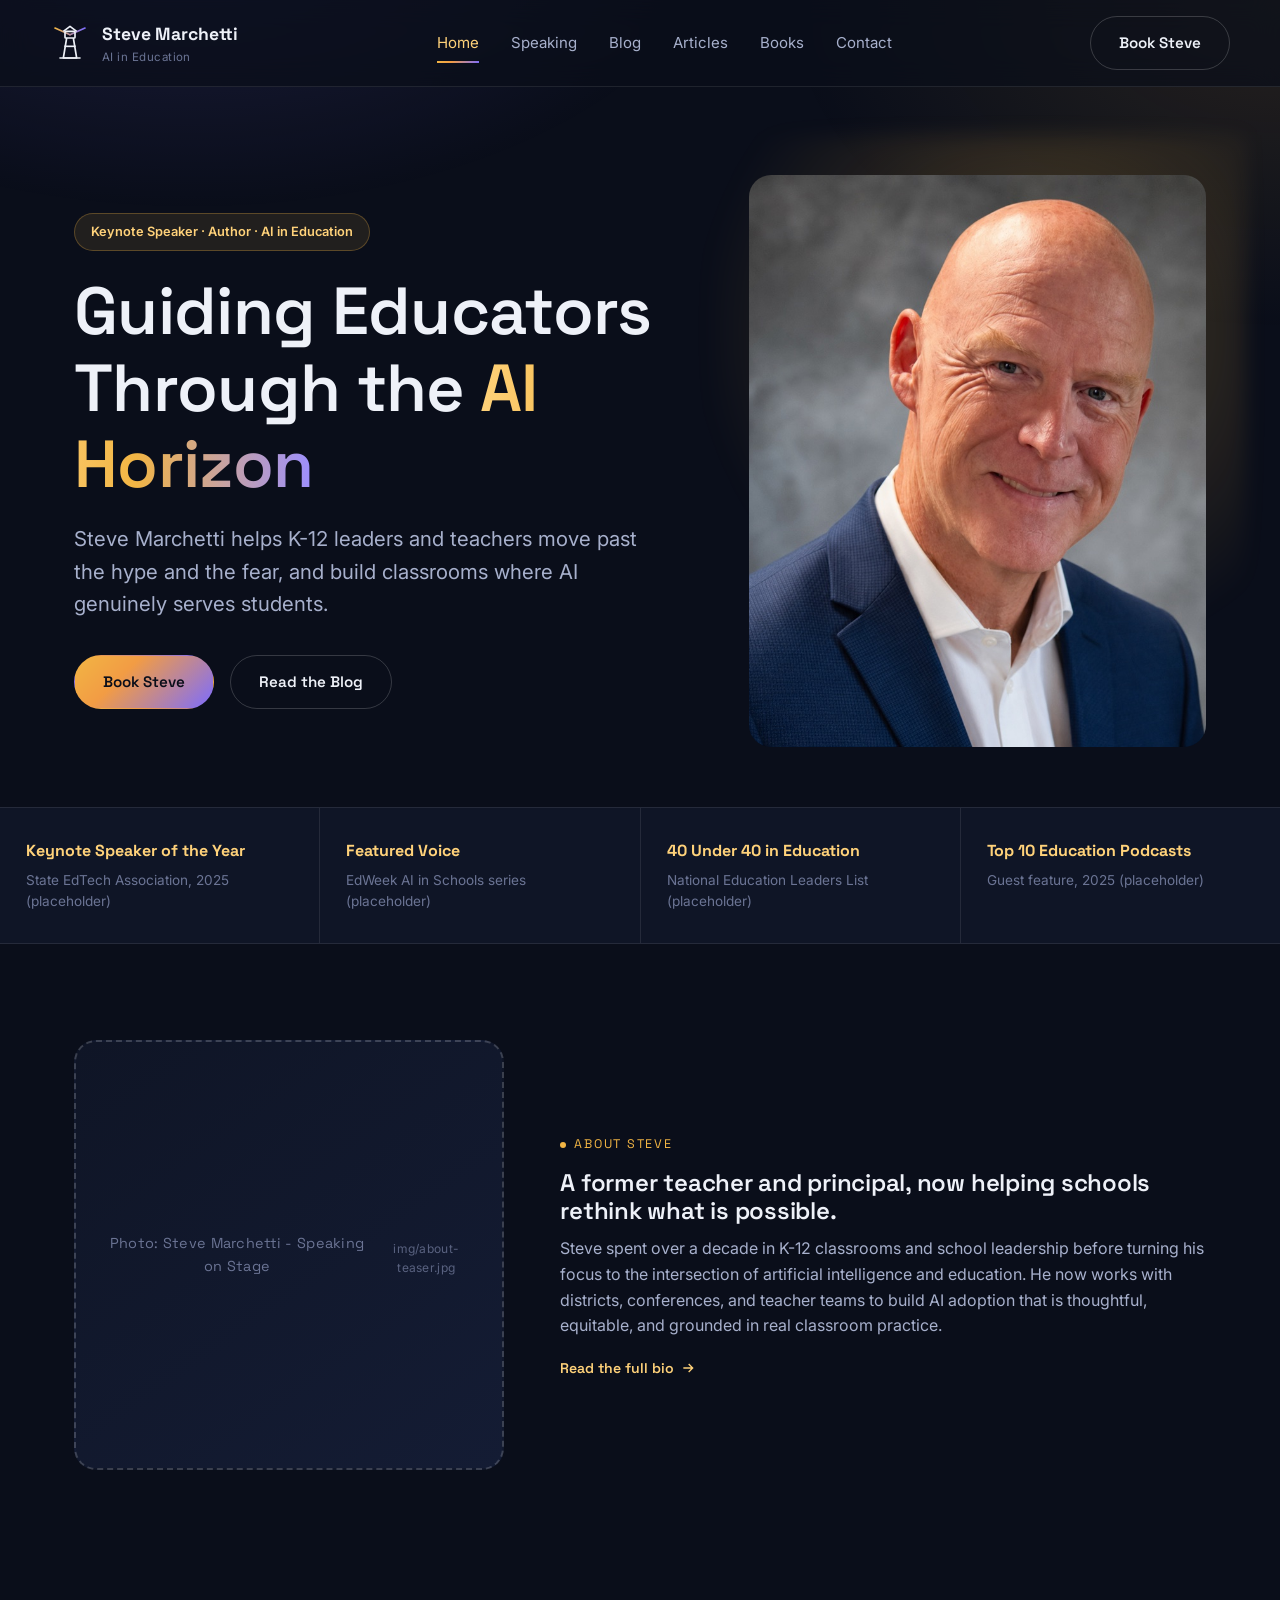
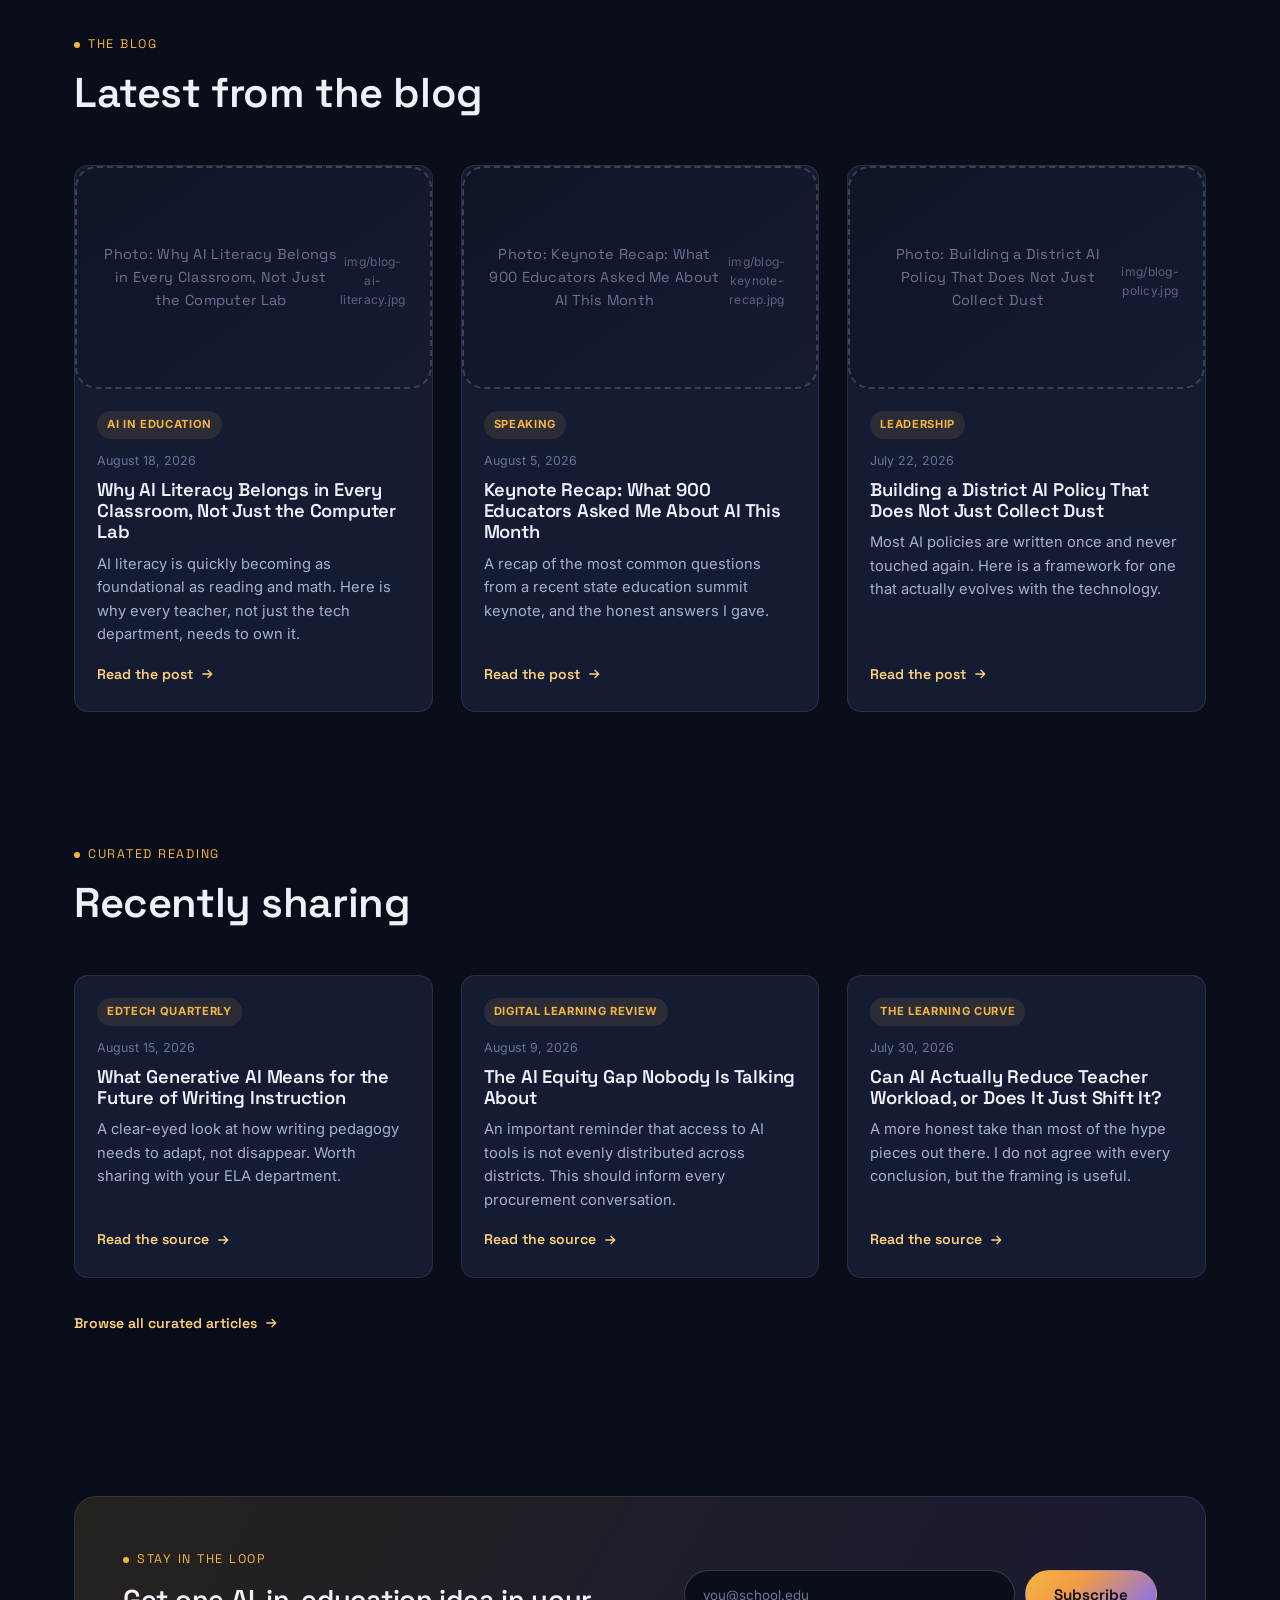
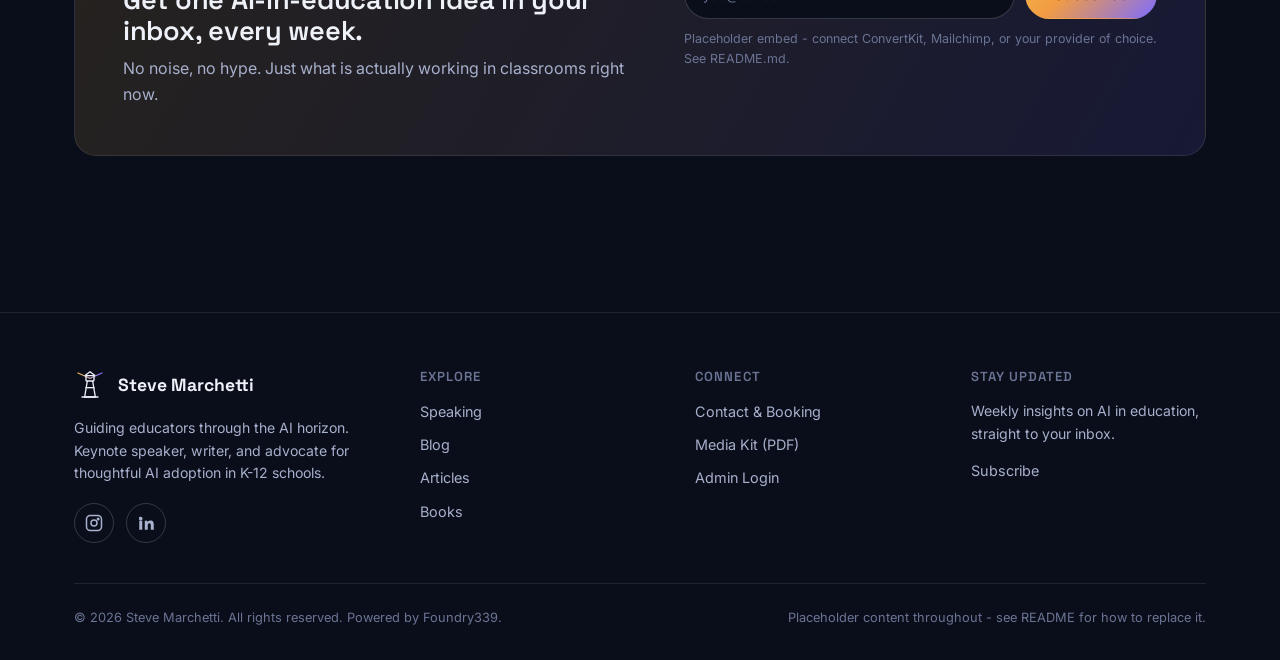
<file: index.html>
<!DOCTYPE html>
<html lang="en">
<head>
<meta charset="UTF-8">
<meta name="viewport" content="width=device-width, initial-scale=1.0">
<title>Steve Marchetti - Guiding Educators Through the AI Horizon</title>
<meta name="description" content="Steve Marchetti is a K-12 education leader, keynote speaker, and writer helping schools navigate AI with clarity and confidence.">
<link rel="icon" type="image/svg+xml" href="favicon.svg">
<link rel="preconnect" href="https://fonts.googleapis.com">
<link rel="preconnect" href="https://fonts.gstatic.com" crossorigin>
<link href="https://fonts.googleapis.com/css2?family=Space+Grotesk:wght@500;600;700&family=Inter:wght@400;500;600&display=swap" rel="stylesheet">
<link rel="stylesheet" href="css/styles.css">
</head>
<body>

<header class="site-header">
  <div class="container nav">
    <a href="index.html" class="brand" aria-label="Steve Marchetti home">
      <span class="brand-mark">
        <svg viewBox="0 0 48 48" fill="none" xmlns="http://www.w3.org/2000/svg" width="100%" height="100%">
          <path d="M24 14L6 6" stroke="url(#beamGrad1)" stroke-width="2" stroke-linecap="round"/>
          <path d="M24 14L42 6" stroke="url(#beamGrad1)" stroke-width="2" stroke-linecap="round"/>
          <rect x="18" y="10" width="12" height="8" rx="1" stroke="currentColor" stroke-width="2"/>
          <path d="M16 10L24 4L32 10" stroke="currentColor" stroke-width="2" stroke-linejoin="round"/>
          <path d="M20 18L16 42H32L28 18" stroke="currentColor" stroke-width="2" stroke-linejoin="round"/>
          <path d="M17.2 28H30.8" stroke="currentColor" stroke-width="2"/>
          <path d="M12 42H36" stroke="currentColor" stroke-width="2" stroke-linecap="round"/>
          <defs>
            <linearGradient id="beamGrad1" x1="6" y1="6" x2="42" y2="6" gradientUnits="userSpaceOnUse">
              <stop stop-color="#F2B544"/>
              <stop offset="1" stop-color="#7C6CFF"/>
            </linearGradient>
          </defs>
        </svg>
      </span>
      <span class="brand-name">
        <span>Steve Marchetti</span>
        <span class="brand-sub">AI in Education</span>
      </span>
    </a>
    <nav class="nav-links" id="nav-links">
      <a href="index.html">Home</a>
      <a href="speaking.html">Speaking</a>
      <a href="blog.html">Blog</a>
      <a href="articles.html">Articles</a>
      <a href="books.html">Books</a>
      <a href="contact.html">Contact</a>
    </nav>
    <div class="nav-cta">
      <a href="contact.html" class="btn btn-ghost">Book Steve</a>
      <button class="nav-toggle" aria-label="Toggle menu" aria-expanded="false">
        <svg width="20" height="20" viewBox="0 0 24 24" fill="none" stroke="currentColor" stroke-width="2"><path d="M3 6h18M3 12h18M3 18h18"/></svg>
      </button>
    </div>
  </div>
</header>

<main>

  <!-- Hero -->
  <section class="hero">
    <div class="container hero-grid">
      <div class="reveal is-visible">
        <span class="hero-eyebrow">Keynote Speaker &middot; Author &middot; AI in Education</span>
        <h1>Guiding Educators Through the <span class="gradient-text">AI Horizon</span></h1>
        <p class="hero-tagline">Steve Marchetti helps K-12 leaders and teachers move past the hype and the fear, and build classrooms where AI genuinely serves students.</p>
        <div class="hero-actions">
          <a href="contact.html" class="btn btn-primary">Book Steve</a>
          <a href="blog.html" class="btn btn-ghost">Read the Blog</a>
        </div>
      </div>
      <div class="hero-media reveal is-visible">
        <div class="beam-glow"></div>
        <img src="img/marchetti-headshot.jpg" alt="Steve Marchetti headshot" class="hero-photo">
      </div>
    </div>
  </section>

  <!-- Recognition strip -->
  <section class="recognition">
    <div class="recognition-track">
      <div class="recognition-item reveal">
        <strong>Keynote Speaker of the Year</strong>
        <span>State EdTech Association, 2025 (placeholder)</span>
      </div>
      <div class="recognition-item reveal">
        <strong>Featured Voice</strong>
        <span>EdWeek AI in Schools series (placeholder)</span>
      </div>
      <div class="recognition-item reveal">
        <strong>40 Under 40 in Education</strong>
        <span>National Education Leaders List (placeholder)</span>
      </div>
      <div class="recognition-item reveal">
        <strong>Top 10 Education Podcasts</strong>
        <span>Guest feature, 2025 (placeholder)</span>
      </div>
    </div>
  </section>

  <!-- About teaser -->
  <section class="section">
    <div class="container about-grid">
      <div class="reveal">
        <div class="placeholder-box placeholder-box--square">
          Photo: Steve Marchetti - Speaking on Stage
          <small>img/about-teaser.jpg</small>
        </div>
      </div>
      <div class="reveal">
        <span class="section-label">About Steve</span>
        <h2>A former teacher and principal, now helping schools rethink what is possible.</h2>
        <p>Steve spent over a decade in K-12 classrooms and school leadership before turning his focus to the intersection of artificial intelligence and education. He now works with districts, conferences, and teacher teams to build AI adoption that is thoughtful, equitable, and grounded in real classroom practice.</p>
        <a href="speaking.html" class="card-link">
          Read the full bio
          <svg width="16" height="16" viewBox="0 0 24 24" fill="none" stroke="currentColor" stroke-width="2"><path d="M5 12h14M13 6l6 6-6 6"/></svg>
        </a>
      </div>
    </div>
  </section>

  <!-- Latest from the blog -->
  <section class="section section--tight">
    <div class="container">
      <div class="section-head reveal">
        <span class="section-label">The Blog</span>
        <h2>Latest from the blog</h2>
      </div>
      <div class="card-grid" id="latest-posts">
        <!-- Rendered by js/content.js -->
      </div>
    </div>
  </section>

  <!-- Recently sharing -->
  <section class="section section--tight">
    <div class="container">
      <div class="section-head reveal">
        <span class="section-label">Curated Reading</span>
        <h2>Recently sharing</h2>
      </div>
      <div class="card-grid" id="latest-articles">
        <!-- Rendered by js/content.js -->
      </div>
      <div class="reveal" style="margin-top:32px;">
        <a href="articles.html" class="card-link">
          Browse all curated articles
          <svg width="16" height="16" viewBox="0 0 24 24" fill="none" stroke="currentColor" stroke-width="2"><path d="M5 12h14M13 6l6 6-6 6"/></svg>
        </a>
      </div>
    </div>
  </section>

  <!-- Newsletter -->
  <section class="section" id="newsletter">
    <div class="container">
      <div class="newsletter reveal">
        <div>
          <span class="section-label">Stay in the Loop</span>
          <h2>Get one AI-in-education idea in your inbox, every week.</h2>
          <p style="margin:0;">No noise, no hype. Just what is actually working in classrooms right now.</p>
        </div>
        <div>
          <!-- Placeholder embed: swap the action URL with a real ConvertKit / Mailchimp form endpoint -->
          <form class="newsletter-form" action="https://YOUR-NEWSLETTER-PROVIDER.example/subscribe/YOUR_FORM_ID" method="POST">
            <input type="email" name="email" placeholder="you@school.edu" required aria-label="Email address">
            <button type="submit" class="btn btn-primary">Subscribe</button>
          </form>
          <p class="newsletter-note">Placeholder embed - connect ConvertKit, Mailchimp, or your provider of choice. See README.md.</p>
        </div>
      </div>
    </div>
  </section>

</main>

<footer class="site-footer">
  <div class="container">
    <div class="footer-grid">
      <div class="footer-brand reveal">
        <a href="index.html" class="brand" style="margin-bottom:16px;">
          <span class="brand-mark" style="width:32px;height:32px;">
            <svg viewBox="0 0 48 48" fill="none" xmlns="http://www.w3.org/2000/svg" width="100%" height="100%">
              <path d="M24 14L6 6" stroke="url(#beamGradF1)" stroke-width="2" stroke-linecap="round"/>
              <path d="M24 14L42 6" stroke="url(#beamGradF1)" stroke-width="2" stroke-linecap="round"/>
              <rect x="18" y="10" width="12" height="8" rx="1" stroke="currentColor" stroke-width="2"/>
              <path d="M16 10L24 4L32 10" stroke="currentColor" stroke-width="2" stroke-linejoin="round"/>
              <path d="M20 18L16 42H32L28 18" stroke="currentColor" stroke-width="2" stroke-linejoin="round"/>
              <path d="M17.2 28H30.8" stroke="currentColor" stroke-width="2"/>
              <path d="M12 42H36" stroke="currentColor" stroke-width="2" stroke-linecap="round"/>
              <defs>
                <linearGradient id="beamGradF1" x1="6" y1="6" x2="42" y2="6" gradientUnits="userSpaceOnUse">
                  <stop stop-color="#F2B544"/><stop offset="1" stop-color="#7C6CFF"/>
                </linearGradient>
              </defs>
            </svg>
          </span>
          <span class="brand-name"><span>Steve Marchetti</span></span>
        </a>
        <p>Guiding educators through the AI horizon. Keynote speaker, writer, and advocate for thoughtful AI adoption in K-12 schools.</p>
        <div class="social-row">
          <a href="#" class="social-icon" aria-label="Instagram">
            <svg width="18" height="18" viewBox="0 0 24 24" fill="none" stroke="currentColor" stroke-width="2"><rect x="2" y="2" width="20" height="20" rx="5"/><circle cx="12" cy="12" r="4"/><circle cx="17.5" cy="6.5" r="1"/></svg>
          </a>
          <a href="#" class="social-icon" aria-label="LinkedIn">
            <svg width="18" height="18" viewBox="0 0 24 24" fill="currentColor"><path d="M4.98 3.5a2.5 2.5 0 11-.02 5 2.5 2.5 0 01.02-5zM3 9h4v12H3V9zm7 0h3.8v1.7h.05c.53-1 1.83-2.05 3.77-2.05 4.03 0 4.78 2.65 4.78 6.1V21h-4v-5.6c0-1.34-.02-3.06-1.87-3.06-1.87 0-2.15 1.46-2.15 2.96V21h-4V9z"/></svg>
          </a>
        </div>
      </div>
      <div class="footer-col reveal">
        <h4>Explore</h4>
        <a href="speaking.html">Speaking</a>
        <a href="blog.html">Blog</a>
        <a href="articles.html">Articles</a>
        <a href="books.html">Books</a>
      </div>
      <div class="footer-col reveal">
        <h4>Connect</h4>
        <a href="contact.html">Contact &amp; Booking</a>
        <a href="#">Media Kit (PDF)</a>
        <a href="admin/index.html">Admin Login</a>
      </div>
      <div class="footer-col reveal">
        <h4>Stay Updated</h4>
        <p style="font-size:0.88rem;">Weekly insights on AI in education, straight to your inbox.</p>
        <a href="#newsletter">Subscribe</a>
      </div>
    </div>
    <div class="footer-bottom">
      <span>&copy; <span id="footer-year"></span> Steve Marchetti. All rights reserved. Powered by Foundry339.</span>
      <span>Placeholder content throughout - see README for how to replace it.</span>
    </div>
  </div>
</footer>

<script src="js/content.js"></script>
<script src="js/main.js"></script>
<script src="https://identity.netlify.com/v1/netlify-identity-widget.js"></script>
<script>
  if (window.netlifyIdentity) {
    window.netlifyIdentity.on("init", (user) => {
      if (!user) {
        window.netlifyIdentity.on("login", () => {
          document.location.href = "/admin/";
        });
      }
    });
  }
</script>
</body>
</html>
</file>
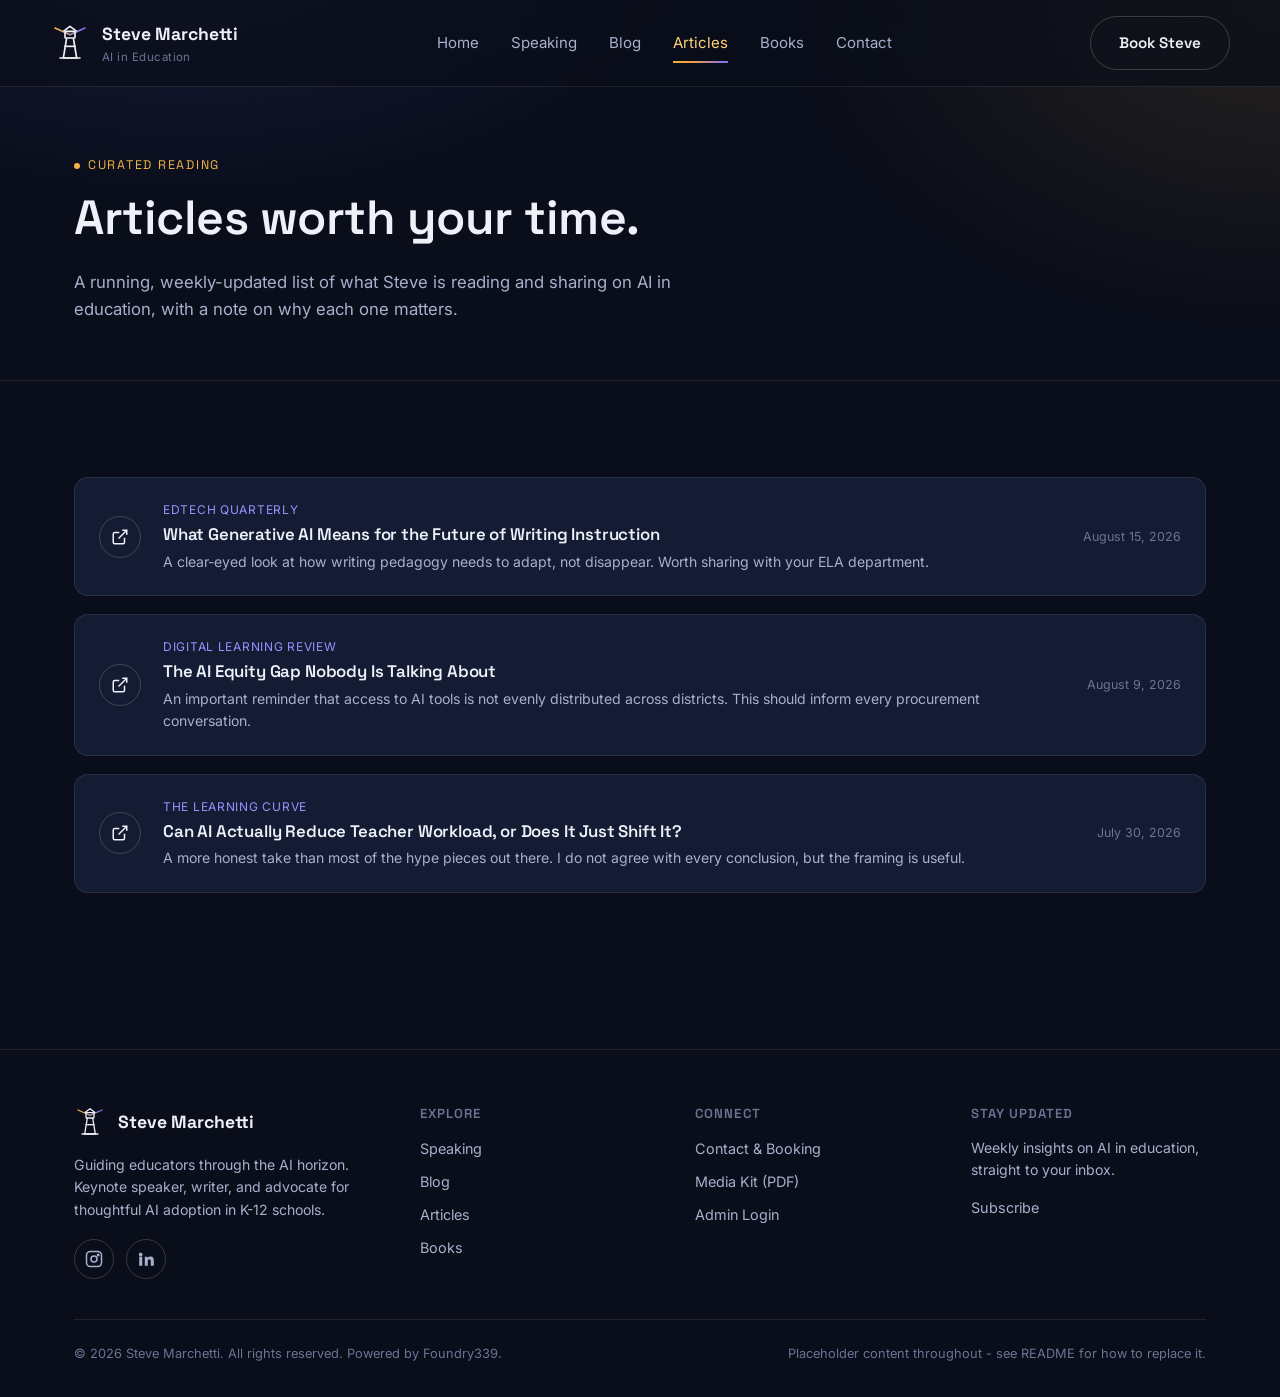
<file: articles.html>
<!DOCTYPE html>
<html lang="en">
<head>
<meta charset="UTF-8">
<meta name="viewport" content="width=device-width, initial-scale=1.0">
<title>Curated Articles & Resources - Steve Marchetti</title>
<meta name="description" content="Steve Marchetti's running list of articles and resources worth reading on AI in K-12 education.">
<link rel="icon" type="image/svg+xml" href="favicon.svg">
<link rel="preconnect" href="https://fonts.googleapis.com">
<link rel="preconnect" href="https://fonts.gstatic.com" crossorigin>
<link href="https://fonts.googleapis.com/css2?family=Space+Grotesk:wght@500;600;700&family=Inter:wght@400;500;600&display=swap" rel="stylesheet">
<link rel="stylesheet" href="css/styles.css">
</head>
<body>

<header class="site-header">
  <div class="container nav">
    <a href="index.html" class="brand" aria-label="Steve Marchetti home">
      <span class="brand-mark">
        <svg viewBox="0 0 48 48" fill="none" xmlns="http://www.w3.org/2000/svg" width="100%" height="100%">
          <path d="M24 14L6 6" stroke="url(#beamGrad4)" stroke-width="2" stroke-linecap="round"/>
          <path d="M24 14L42 6" stroke="url(#beamGrad4)" stroke-width="2" stroke-linecap="round"/>
          <rect x="18" y="10" width="12" height="8" rx="1" stroke="currentColor" stroke-width="2"/>
          <path d="M16 10L24 4L32 10" stroke="currentColor" stroke-width="2" stroke-linejoin="round"/>
          <path d="M20 18L16 42H32L28 18" stroke="currentColor" stroke-width="2" stroke-linejoin="round"/>
          <path d="M17.2 28H30.8" stroke="currentColor" stroke-width="2"/>
          <path d="M12 42H36" stroke="currentColor" stroke-width="2" stroke-linecap="round"/>
          <defs>
            <linearGradient id="beamGrad4" x1="6" y1="6" x2="42" y2="6" gradientUnits="userSpaceOnUse">
              <stop stop-color="#F2B544"/><stop offset="1" stop-color="#7C6CFF"/>
            </linearGradient>
          </defs>
        </svg>
      </span>
      <span class="brand-name">
        <span>Steve Marchetti</span>
        <span class="brand-sub">AI in Education</span>
      </span>
    </a>
    <nav class="nav-links" id="nav-links">
      <a href="index.html">Home</a>
      <a href="speaking.html">Speaking</a>
      <a href="blog.html">Blog</a>
      <a href="articles.html">Articles</a>
      <a href="books.html">Books</a>
      <a href="contact.html">Contact</a>
    </nav>
    <div class="nav-cta">
      <a href="contact.html" class="btn btn-ghost">Book Steve</a>
      <button class="nav-toggle" aria-label="Toggle menu" aria-expanded="false">
        <svg width="20" height="20" viewBox="0 0 24 24" fill="none" stroke="currentColor" stroke-width="2"><path d="M3 6h18M3 12h18M3 18h18"/></svg>
      </button>
    </div>
  </div>
</header>

<main>
  <section class="page-header">
    <div class="container reveal">
      <span class="section-label">Curated Reading</span>
      <h1>Articles worth your time.</h1>
      <p>A running, weekly-updated list of what Steve is reading and sharing on AI in education, with a note on why each one matters.</p>
    </div>
  </section>

  <section class="section">
    <div class="container">
      <div class="article-list" id="articles-list">
        <!-- Rendered by js/content.js -->
      </div>
    </div>
  </section>
</main>

<footer class="site-footer">
  <div class="container">
    <div class="footer-grid">
      <div class="footer-brand reveal">
        <a href="index.html" class="brand" style="margin-bottom:16px;">
          <span class="brand-mark" style="width:32px;height:32px;">
            <svg viewBox="0 0 48 48" fill="none" xmlns="http://www.w3.org/2000/svg" width="100%" height="100%">
              <path d="M24 14L6 6" stroke="url(#beamGradF4)" stroke-width="2" stroke-linecap="round"/>
              <path d="M24 14L42 6" stroke="url(#beamGradF4)" stroke-width="2" stroke-linecap="round"/>
              <rect x="18" y="10" width="12" height="8" rx="1" stroke="currentColor" stroke-width="2"/>
              <path d="M16 10L24 4L32 10" stroke="currentColor" stroke-width="2" stroke-linejoin="round"/>
              <path d="M20 18L16 42H32L28 18" stroke="currentColor" stroke-width="2" stroke-linejoin="round"/>
              <path d="M17.2 28H30.8" stroke="currentColor" stroke-width="2"/>
              <path d="M12 42H36" stroke="currentColor" stroke-width="2" stroke-linecap="round"/>
              <defs>
                <linearGradient id="beamGradF4" x1="6" y1="6" x2="42" y2="6" gradientUnits="userSpaceOnUse">
                  <stop stop-color="#F2B544"/><stop offset="1" stop-color="#7C6CFF"/>
                </linearGradient>
              </defs>
            </svg>
          </span>
          <span class="brand-name"><span>Steve Marchetti</span></span>
        </a>
        <p>Guiding educators through the AI horizon. Keynote speaker, writer, and advocate for thoughtful AI adoption in K-12 schools.</p>
        <div class="social-row">
          <a href="#" class="social-icon" aria-label="Instagram">
            <svg width="18" height="18" viewBox="0 0 24 24" fill="none" stroke="currentColor" stroke-width="2"><rect x="2" y="2" width="20" height="20" rx="5"/><circle cx="12" cy="12" r="4"/><circle cx="17.5" cy="6.5" r="1"/></svg>
          </a>
          <a href="#" class="social-icon" aria-label="LinkedIn">
            <svg width="18" height="18" viewBox="0 0 24 24" fill="currentColor"><path d="M4.98 3.5a2.5 2.5 0 11-.02 5 2.5 2.5 0 01.02-5zM3 9h4v12H3V9zm7 0h3.8v1.7h.05c.53-1 1.83-2.05 3.77-2.05 4.03 0 4.78 2.65 4.78 6.1V21h-4v-5.6c0-1.34-.02-3.06-1.87-3.06-1.87 0-2.15 1.46-2.15 2.96V21h-4V9z"/></svg>
          </a>
        </div>
      </div>
      <div class="footer-col reveal">
        <h4>Explore</h4>
        <a href="speaking.html">Speaking</a>
        <a href="blog.html">Blog</a>
        <a href="articles.html">Articles</a>
        <a href="books.html">Books</a>
      </div>
      <div class="footer-col reveal">
        <h4>Connect</h4>
        <a href="contact.html">Contact &amp; Booking</a>
        <a href="#">Media Kit (PDF)</a>
        <a href="admin/index.html">Admin Login</a>
      </div>
      <div class="footer-col reveal">
        <h4>Stay Updated</h4>
        <p style="font-size:0.88rem;">Weekly insights on AI in education, straight to your inbox.</p>
        <a href="index.html#newsletter">Subscribe</a>
      </div>
    </div>
    <div class="footer-bottom">
      <span>&copy; <span id="footer-year"></span> Steve Marchetti. All rights reserved. Powered by Foundry339.</span>
      <span>Placeholder content throughout - see README for how to replace it.</span>
    </div>
  </div>
</footer>

<script src="js/content.js"></script>
<script src="js/main.js"></script>
</body>
</html>
</file>
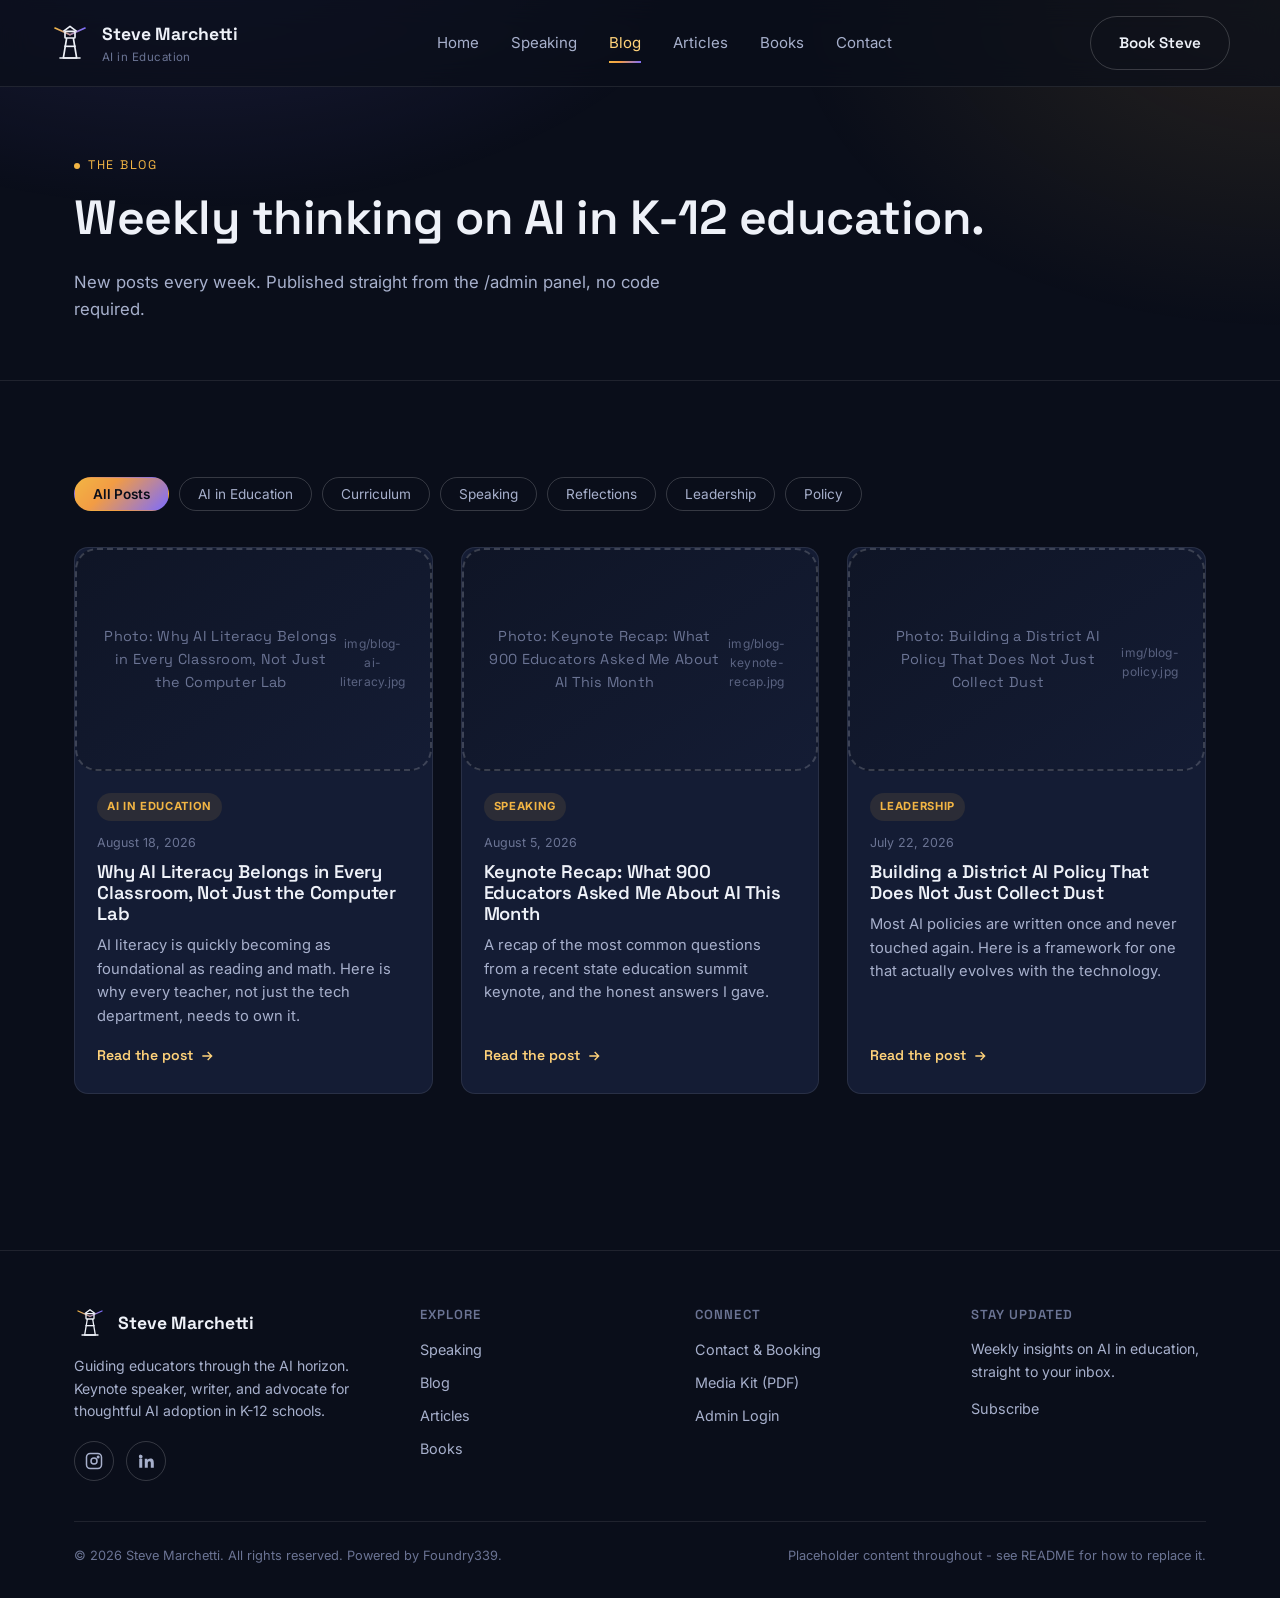
<file: blog.html>
<!DOCTYPE html>
<html lang="en">
<head>
<meta charset="UTF-8">
<meta name="viewport" content="width=device-width, initial-scale=1.0">
<title>Blog - Steve Marchetti</title>
<meta name="description" content="Weekly writing from Steve Marchetti on AI in K-12 education, school leadership, and classroom practice.">
<link rel="icon" type="image/svg+xml" href="favicon.svg">
<link rel="preconnect" href="https://fonts.googleapis.com">
<link rel="preconnect" href="https://fonts.gstatic.com" crossorigin>
<link href="https://fonts.googleapis.com/css2?family=Space+Grotesk:wght@500;600;700&family=Inter:wght@400;500;600&display=swap" rel="stylesheet">
<link rel="stylesheet" href="css/styles.css">
</head>
<body>

<header class="site-header">
  <div class="container nav">
    <a href="index.html" class="brand" aria-label="Steve Marchetti home">
      <span class="brand-mark">
        <svg viewBox="0 0 48 48" fill="none" xmlns="http://www.w3.org/2000/svg" width="100%" height="100%">
          <path d="M24 14L6 6" stroke="url(#beamGrad3)" stroke-width="2" stroke-linecap="round"/>
          <path d="M24 14L42 6" stroke="url(#beamGrad3)" stroke-width="2" stroke-linecap="round"/>
          <rect x="18" y="10" width="12" height="8" rx="1" stroke="currentColor" stroke-width="2"/>
          <path d="M16 10L24 4L32 10" stroke="currentColor" stroke-width="2" stroke-linejoin="round"/>
          <path d="M20 18L16 42H32L28 18" stroke="currentColor" stroke-width="2" stroke-linejoin="round"/>
          <path d="M17.2 28H30.8" stroke="currentColor" stroke-width="2"/>
          <path d="M12 42H36" stroke="currentColor" stroke-width="2" stroke-linecap="round"/>
          <defs>
            <linearGradient id="beamGrad3" x1="6" y1="6" x2="42" y2="6" gradientUnits="userSpaceOnUse">
              <stop stop-color="#F2B544"/><stop offset="1" stop-color="#7C6CFF"/>
            </linearGradient>
          </defs>
        </svg>
      </span>
      <span class="brand-name">
        <span>Steve Marchetti</span>
        <span class="brand-sub">AI in Education</span>
      </span>
    </a>
    <nav class="nav-links" id="nav-links">
      <a href="index.html">Home</a>
      <a href="speaking.html">Speaking</a>
      <a href="blog.html">Blog</a>
      <a href="articles.html">Articles</a>
      <a href="books.html">Books</a>
      <a href="contact.html">Contact</a>
    </nav>
    <div class="nav-cta">
      <a href="contact.html" class="btn btn-ghost">Book Steve</a>
      <button class="nav-toggle" aria-label="Toggle menu" aria-expanded="false">
        <svg width="20" height="20" viewBox="0 0 24 24" fill="none" stroke="currentColor" stroke-width="2"><path d="M3 6h18M3 12h18M3 18h18"/></svg>
      </button>
    </div>
  </div>
</header>

<main>
  <section class="page-header">
    <div class="container reveal">
      <span class="section-label">The Blog</span>
      <h1>Weekly thinking on AI in K-12 education.</h1>
      <p>New posts every week. Published straight from the /admin panel, no code required.</p>
    </div>
  </section>

  <section class="section">
    <div class="container">
      <div class="filter-row" id="blog-filters"></div>
      <div class="card-grid" id="blog-grid">
        <!-- Rendered by js/content.js -->
      </div>
    </div>
  </section>
</main>

<footer class="site-footer">
  <div class="container">
    <div class="footer-grid">
      <div class="footer-brand reveal">
        <a href="index.html" class="brand" style="margin-bottom:16px;">
          <span class="brand-mark" style="width:32px;height:32px;">
            <svg viewBox="0 0 48 48" fill="none" xmlns="http://www.w3.org/2000/svg" width="100%" height="100%">
              <path d="M24 14L6 6" stroke="url(#beamGradF3)" stroke-width="2" stroke-linecap="round"/>
              <path d="M24 14L42 6" stroke="url(#beamGradF3)" stroke-width="2" stroke-linecap="round"/>
              <rect x="18" y="10" width="12" height="8" rx="1" stroke="currentColor" stroke-width="2"/>
              <path d="M16 10L24 4L32 10" stroke="currentColor" stroke-width="2" stroke-linejoin="round"/>
              <path d="M20 18L16 42H32L28 18" stroke="currentColor" stroke-width="2" stroke-linejoin="round"/>
              <path d="M17.2 28H30.8" stroke="currentColor" stroke-width="2"/>
              <path d="M12 42H36" stroke="currentColor" stroke-width="2" stroke-linecap="round"/>
              <defs>
                <linearGradient id="beamGradF3" x1="6" y1="6" x2="42" y2="6" gradientUnits="userSpaceOnUse">
                  <stop stop-color="#F2B544"/><stop offset="1" stop-color="#7C6CFF"/>
                </linearGradient>
              </defs>
            </svg>
          </span>
          <span class="brand-name"><span>Steve Marchetti</span></span>
        </a>
        <p>Guiding educators through the AI horizon. Keynote speaker, writer, and advocate for thoughtful AI adoption in K-12 schools.</p>
        <div class="social-row">
          <a href="#" class="social-icon" aria-label="Instagram">
            <svg width="18" height="18" viewBox="0 0 24 24" fill="none" stroke="currentColor" stroke-width="2"><rect x="2" y="2" width="20" height="20" rx="5"/><circle cx="12" cy="12" r="4"/><circle cx="17.5" cy="6.5" r="1"/></svg>
          </a>
          <a href="#" class="social-icon" aria-label="LinkedIn">
            <svg width="18" height="18" viewBox="0 0 24 24" fill="currentColor"><path d="M4.98 3.5a2.5 2.5 0 11-.02 5 2.5 2.5 0 01.02-5zM3 9h4v12H3V9zm7 0h3.8v1.7h.05c.53-1 1.83-2.05 3.77-2.05 4.03 0 4.78 2.65 4.78 6.1V21h-4v-5.6c0-1.34-.02-3.06-1.87-3.06-1.87 0-2.15 1.46-2.15 2.96V21h-4V9z"/></svg>
          </a>
        </div>
      </div>
      <div class="footer-col reveal">
        <h4>Explore</h4>
        <a href="speaking.html">Speaking</a>
        <a href="blog.html">Blog</a>
        <a href="articles.html">Articles</a>
        <a href="books.html">Books</a>
      </div>
      <div class="footer-col reveal">
        <h4>Connect</h4>
        <a href="contact.html">Contact &amp; Booking</a>
        <a href="#">Media Kit (PDF)</a>
        <a href="admin/index.html">Admin Login</a>
      </div>
      <div class="footer-col reveal">
        <h4>Stay Updated</h4>
        <p style="font-size:0.88rem;">Weekly insights on AI in education, straight to your inbox.</p>
        <a href="index.html#newsletter">Subscribe</a>
      </div>
    </div>
    <div class="footer-bottom">
      <span>&copy; <span id="footer-year"></span> Steve Marchetti. All rights reserved. Powered by Foundry339.</span>
      <span>Placeholder content throughout - see README for how to replace it.</span>
    </div>
  </div>
</footer>

<script src="js/content.js"></script>
<script src="js/main.js"></script>
</body>
</html>
</file>
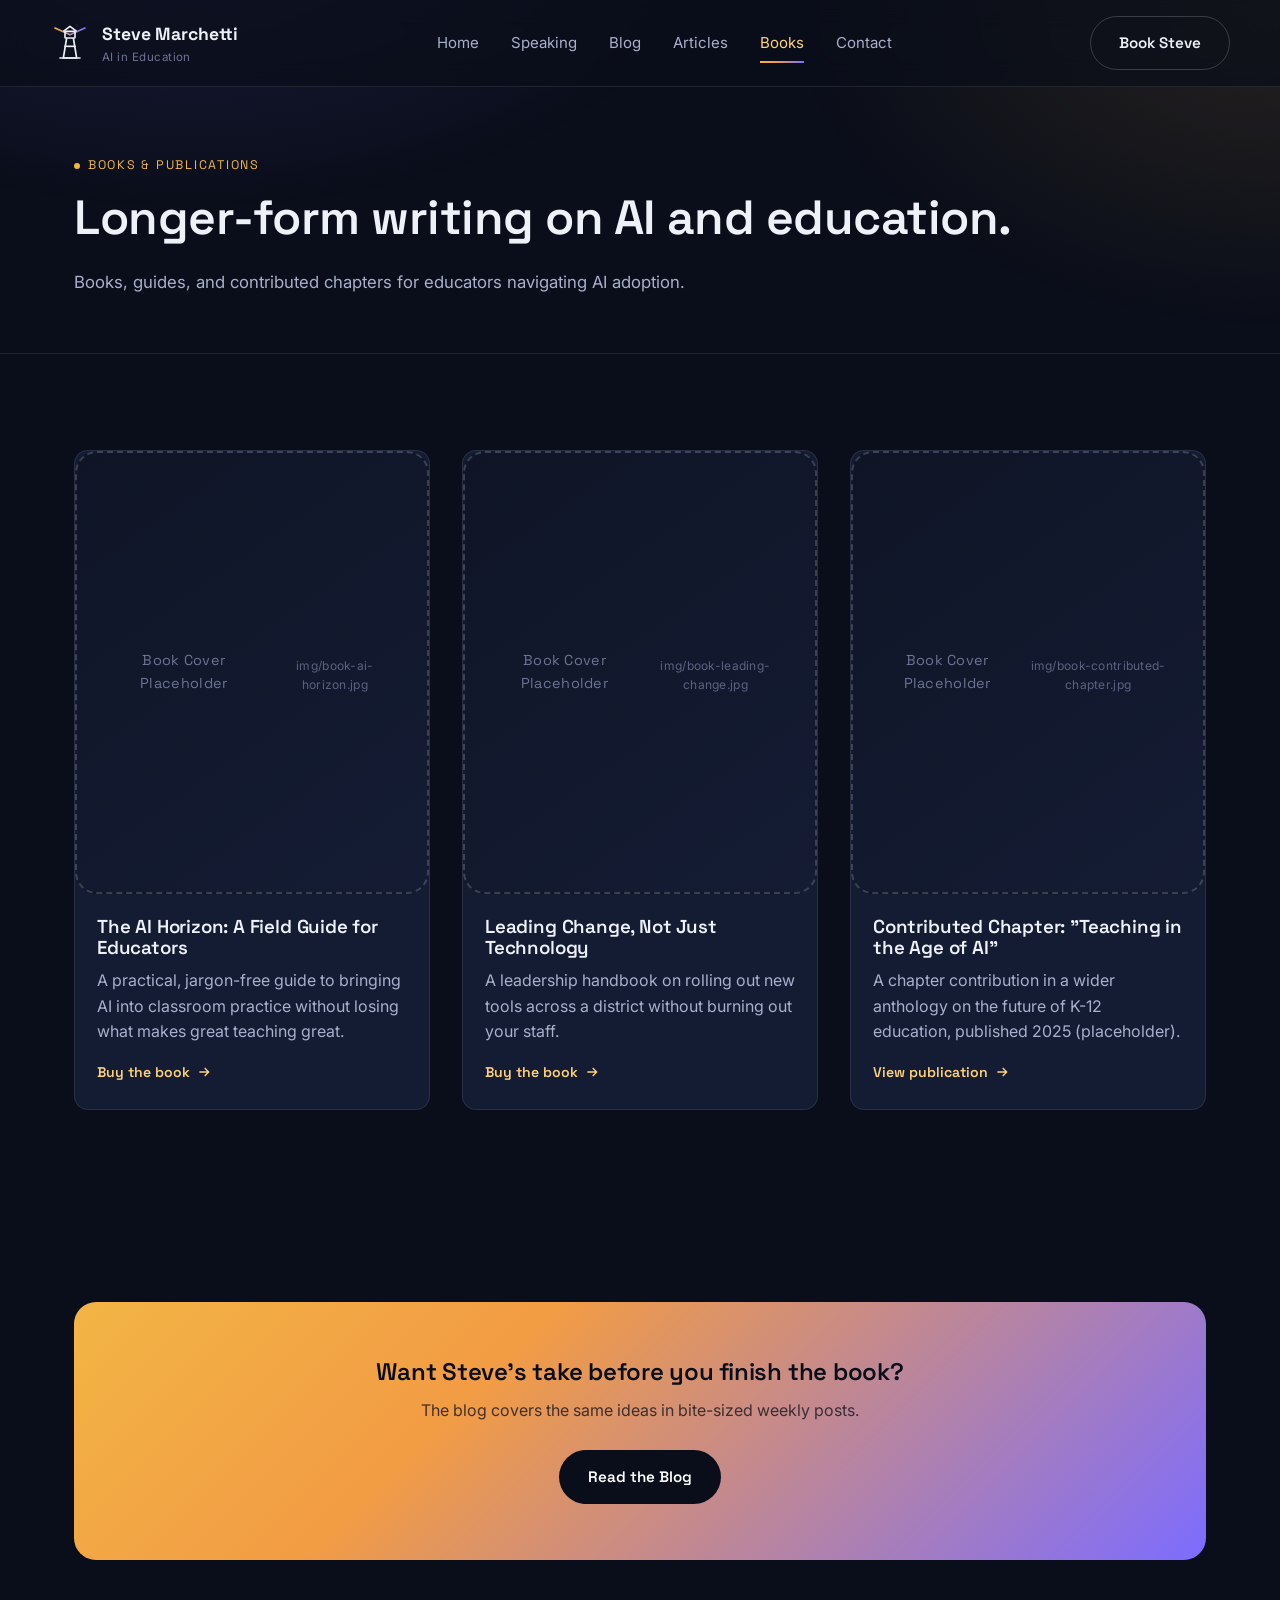
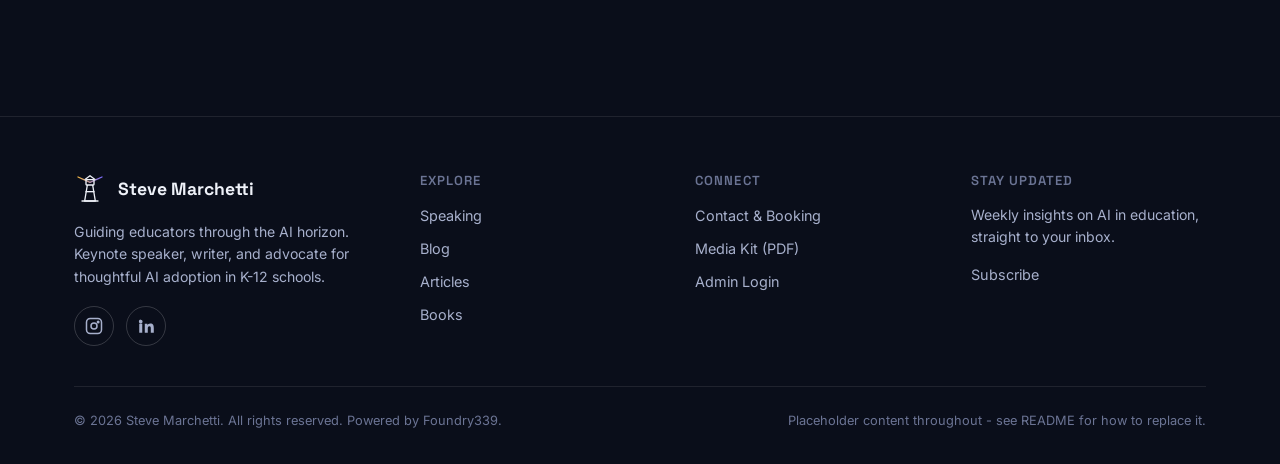
<file: books.html>
<!DOCTYPE html>
<html lang="en">
<head>
<meta charset="UTF-8">
<meta name="viewport" content="width=device-width, initial-scale=1.0">
<title>Books & Publications - Steve Marchetti</title>
<meta name="description" content="Books and publications by Steve Marchetti on AI in K-12 education and school leadership.">
<link rel="icon" type="image/svg+xml" href="favicon.svg">
<link rel="preconnect" href="https://fonts.googleapis.com">
<link rel="preconnect" href="https://fonts.gstatic.com" crossorigin>
<link href="https://fonts.googleapis.com/css2?family=Space+Grotesk:wght@500;600;700&family=Inter:wght@400;500;600&display=swap" rel="stylesheet">
<link rel="stylesheet" href="css/styles.css">
</head>
<body>

<header class="site-header">
  <div class="container nav">
    <a href="index.html" class="brand" aria-label="Steve Marchetti home">
      <span class="brand-mark">
        <svg viewBox="0 0 48 48" fill="none" xmlns="http://www.w3.org/2000/svg" width="100%" height="100%">
          <path d="M24 14L6 6" stroke="url(#beamGrad5)" stroke-width="2" stroke-linecap="round"/>
          <path d="M24 14L42 6" stroke="url(#beamGrad5)" stroke-width="2" stroke-linecap="round"/>
          <rect x="18" y="10" width="12" height="8" rx="1" stroke="currentColor" stroke-width="2"/>
          <path d="M16 10L24 4L32 10" stroke="currentColor" stroke-width="2" stroke-linejoin="round"/>
          <path d="M20 18L16 42H32L28 18" stroke="currentColor" stroke-width="2" stroke-linejoin="round"/>
          <path d="M17.2 28H30.8" stroke="currentColor" stroke-width="2"/>
          <path d="M12 42H36" stroke="currentColor" stroke-width="2" stroke-linecap="round"/>
          <defs>
            <linearGradient id="beamGrad5" x1="6" y1="6" x2="42" y2="6" gradientUnits="userSpaceOnUse">
              <stop stop-color="#F2B544"/><stop offset="1" stop-color="#7C6CFF"/>
            </linearGradient>
          </defs>
        </svg>
      </span>
      <span class="brand-name">
        <span>Steve Marchetti</span>
        <span class="brand-sub">AI in Education</span>
      </span>
    </a>
    <nav class="nav-links" id="nav-links">
      <a href="index.html">Home</a>
      <a href="speaking.html">Speaking</a>
      <a href="blog.html">Blog</a>
      <a href="articles.html">Articles</a>
      <a href="books.html">Books</a>
      <a href="contact.html">Contact</a>
    </nav>
    <div class="nav-cta">
      <a href="contact.html" class="btn btn-ghost">Book Steve</a>
      <button class="nav-toggle" aria-label="Toggle menu" aria-expanded="false">
        <svg width="20" height="20" viewBox="0 0 24 24" fill="none" stroke="currentColor" stroke-width="2"><path d="M3 6h18M3 12h18M3 18h18"/></svg>
      </button>
    </div>
  </div>
</header>

<main>
  <section class="page-header">
    <div class="container reveal">
      <span class="section-label">Books &amp; Publications</span>
      <h1>Longer-form writing on AI and education.</h1>
      <p>Books, guides, and contributed chapters for educators navigating AI adoption.</p>
    </div>
  </section>

  <section class="section">
    <div class="container">
      <div class="books-grid" id="books-grid"></div>
    </div>
  </section>

  <section class="section">
    <div class="container">
      <div class="cta-banner reveal">
        <h2>Want Steve's take before you finish the book?</h2>
        <p>The blog covers the same ideas in bite-sized weekly posts.</p>
        <a href="blog.html" class="btn btn-primary">Read the Blog</a>
      </div>
    </div>
  </section>
</main>

<footer class="site-footer">
  <div class="container">
    <div class="footer-grid">
      <div class="footer-brand reveal">
        <a href="index.html" class="brand" style="margin-bottom:16px;">
          <span class="brand-mark" style="width:32px;height:32px;">
            <svg viewBox="0 0 48 48" fill="none" xmlns="http://www.w3.org/2000/svg" width="100%" height="100%">
              <path d="M24 14L6 6" stroke="url(#beamGradF5)" stroke-width="2" stroke-linecap="round"/>
              <path d="M24 14L42 6" stroke="url(#beamGradF5)" stroke-width="2" stroke-linecap="round"/>
              <rect x="18" y="10" width="12" height="8" rx="1" stroke="currentColor" stroke-width="2"/>
              <path d="M16 10L24 4L32 10" stroke="currentColor" stroke-width="2" stroke-linejoin="round"/>
              <path d="M20 18L16 42H32L28 18" stroke="currentColor" stroke-width="2" stroke-linejoin="round"/>
              <path d="M17.2 28H30.8" stroke="currentColor" stroke-width="2"/>
              <path d="M12 42H36" stroke="currentColor" stroke-width="2" stroke-linecap="round"/>
              <defs>
                <linearGradient id="beamGradF5" x1="6" y1="6" x2="42" y2="6" gradientUnits="userSpaceOnUse">
                  <stop stop-color="#F2B544"/><stop offset="1" stop-color="#7C6CFF"/>
                </linearGradient>
              </defs>
            </svg>
          </span>
          <span class="brand-name"><span>Steve Marchetti</span></span>
        </a>
        <p>Guiding educators through the AI horizon. Keynote speaker, writer, and advocate for thoughtful AI adoption in K-12 schools.</p>
        <div class="social-row">
          <a href="#" class="social-icon" aria-label="Instagram">
            <svg width="18" height="18" viewBox="0 0 24 24" fill="none" stroke="currentColor" stroke-width="2"><rect x="2" y="2" width="20" height="20" rx="5"/><circle cx="12" cy="12" r="4"/><circle cx="17.5" cy="6.5" r="1"/></svg>
          </a>
          <a href="#" class="social-icon" aria-label="LinkedIn">
            <svg width="18" height="18" viewBox="0 0 24 24" fill="currentColor"><path d="M4.98 3.5a2.5 2.5 0 11-.02 5 2.5 2.5 0 01.02-5zM3 9h4v12H3V9zm7 0h3.8v1.7h.05c.53-1 1.83-2.05 3.77-2.05 4.03 0 4.78 2.65 4.78 6.1V21h-4v-5.6c0-1.34-.02-3.06-1.87-3.06-1.87 0-2.15 1.46-2.15 2.96V21h-4V9z"/></svg>
          </a>
        </div>
      </div>
      <div class="footer-col reveal">
        <h4>Explore</h4>
        <a href="speaking.html">Speaking</a>
        <a href="blog.html">Blog</a>
        <a href="articles.html">Articles</a>
        <a href="books.html">Books</a>
      </div>
      <div class="footer-col reveal">
        <h4>Connect</h4>
        <a href="contact.html">Contact &amp; Booking</a>
        <a href="#">Media Kit (PDF)</a>
        <a href="admin/index.html">Admin Login</a>
      </div>
      <div class="footer-col reveal">
        <h4>Stay Updated</h4>
        <p style="font-size:0.88rem;">Weekly insights on AI in education, straight to your inbox.</p>
        <a href="index.html#newsletter">Subscribe</a>
      </div>
    </div>
    <div class="footer-bottom">
      <span>&copy; <span id="footer-year"></span> Steve Marchetti. All rights reserved. Powered by Foundry339.</span>
      <span>Placeholder content throughout - see README for how to replace it.</span>
    </div>
  </div>
</footer>

<script src="js/content.js"></script>
<script src="js/main.js"></script>
</body>
</html>
</file>
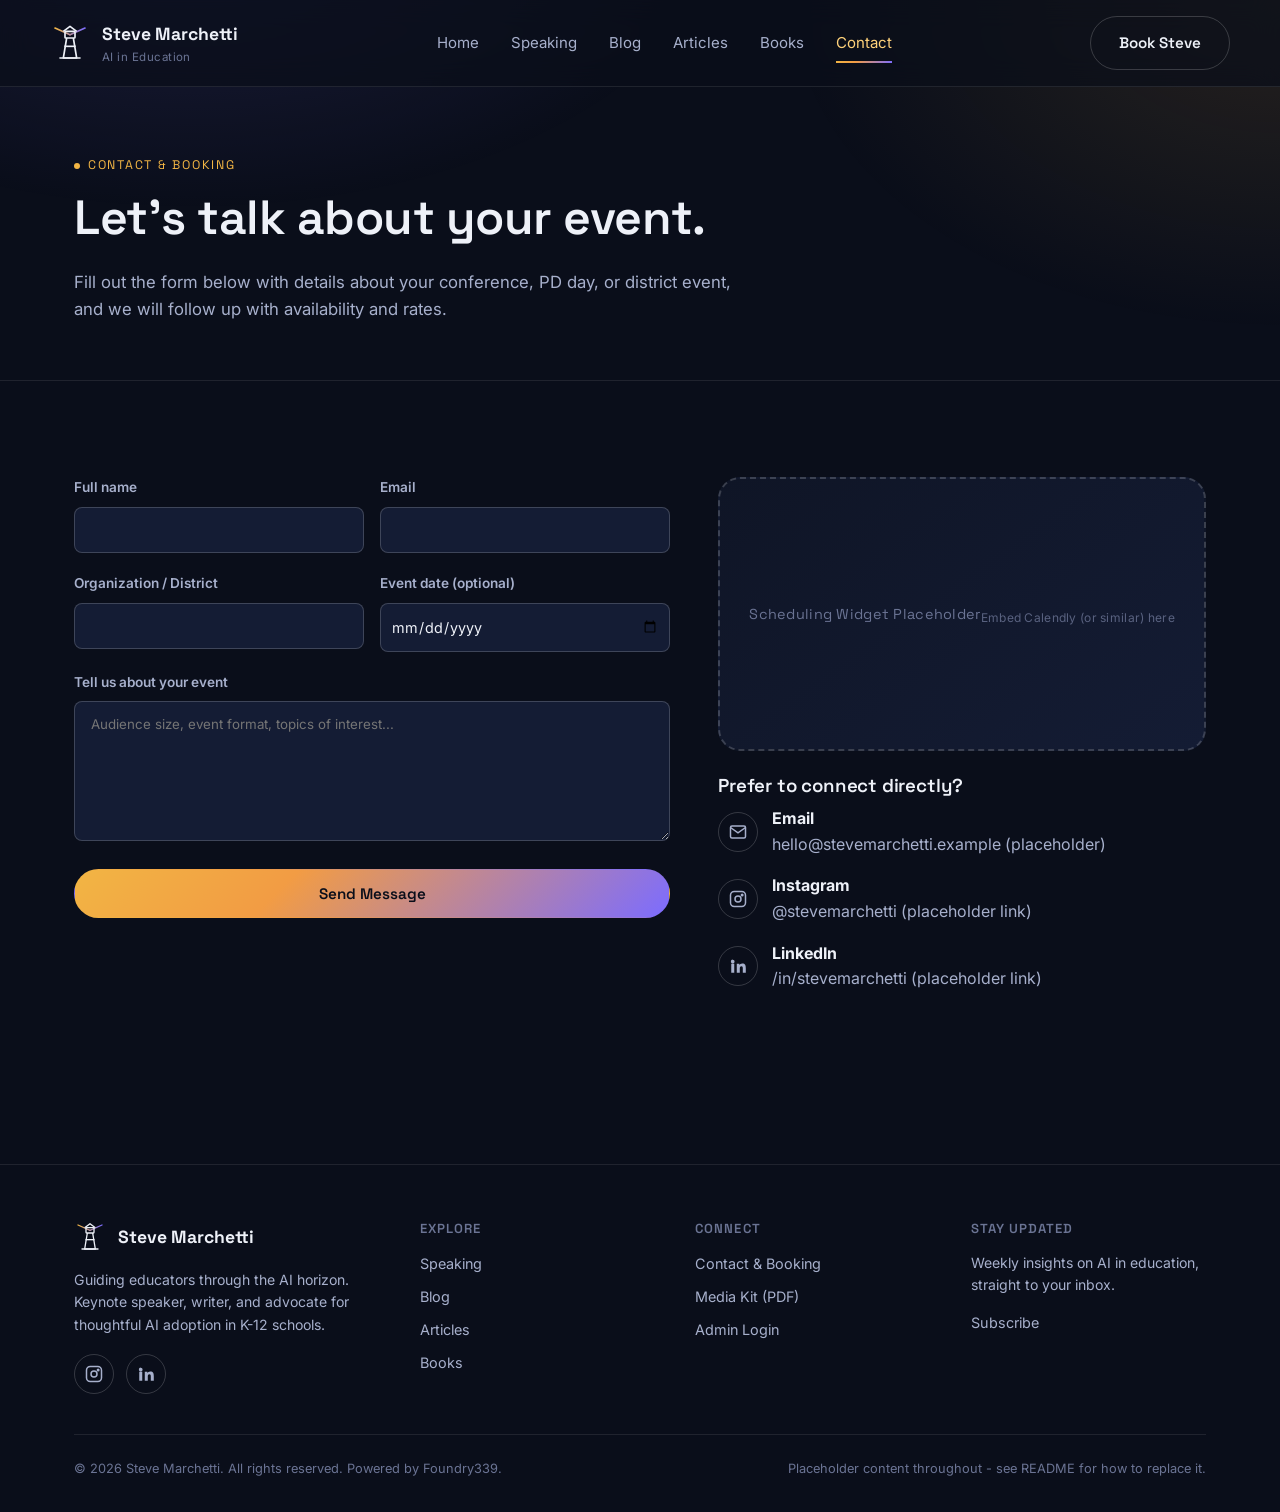
<file: contact.html>
<!DOCTYPE html>
<html lang="en">
<head>
<meta charset="UTF-8">
<meta name="viewport" content="width=device-width, initial-scale=1.0">
<title>Contact & Booking - Steve Marchetti</title>
<meta name="description" content="Book Steve Marchetti to speak at your conference, PD day, or district event.">
<link rel="icon" type="image/svg+xml" href="favicon.svg">
<link rel="preconnect" href="https://fonts.googleapis.com">
<link rel="preconnect" href="https://fonts.gstatic.com" crossorigin>
<link href="https://fonts.googleapis.com/css2?family=Space+Grotesk:wght@500;600;700&family=Inter:wght@400;500;600&display=swap" rel="stylesheet">
<link rel="stylesheet" href="css/styles.css">
</head>
<body>

<header class="site-header">
  <div class="container nav">
    <a href="index.html" class="brand" aria-label="Steve Marchetti home">
      <span class="brand-mark">
        <svg viewBox="0 0 48 48" fill="none" xmlns="http://www.w3.org/2000/svg" width="100%" height="100%">
          <path d="M24 14L6 6" stroke="url(#beamGrad6)" stroke-width="2" stroke-linecap="round"/>
          <path d="M24 14L42 6" stroke="url(#beamGrad6)" stroke-width="2" stroke-linecap="round"/>
          <rect x="18" y="10" width="12" height="8" rx="1" stroke="currentColor" stroke-width="2"/>
          <path d="M16 10L24 4L32 10" stroke="currentColor" stroke-width="2" stroke-linejoin="round"/>
          <path d="M20 18L16 42H32L28 18" stroke="currentColor" stroke-width="2" stroke-linejoin="round"/>
          <path d="M17.2 28H30.8" stroke="currentColor" stroke-width="2"/>
          <path d="M12 42H36" stroke="currentColor" stroke-width="2" stroke-linecap="round"/>
          <defs>
            <linearGradient id="beamGrad6" x1="6" y1="6" x2="42" y2="6" gradientUnits="userSpaceOnUse">
              <stop stop-color="#F2B544"/><stop offset="1" stop-color="#7C6CFF"/>
            </linearGradient>
          </defs>
        </svg>
      </span>
      <span class="brand-name">
        <span>Steve Marchetti</span>
        <span class="brand-sub">AI in Education</span>
      </span>
    </a>
    <nav class="nav-links" id="nav-links">
      <a href="index.html">Home</a>
      <a href="speaking.html">Speaking</a>
      <a href="blog.html">Blog</a>
      <a href="articles.html">Articles</a>
      <a href="books.html">Books</a>
      <a href="contact.html">Contact</a>
    </nav>
    <div class="nav-cta">
      <a href="contact.html" class="btn btn-ghost">Book Steve</a>
      <button class="nav-toggle" aria-label="Toggle menu" aria-expanded="false">
        <svg width="20" height="20" viewBox="0 0 24 24" fill="none" stroke="currentColor" stroke-width="2"><path d="M3 6h18M3 12h18M3 18h18"/></svg>
      </button>
    </div>
  </div>
</header>

<main>
  <section class="page-header">
    <div class="container reveal">
      <span class="section-label">Contact &amp; Booking</span>
      <h1>Let's talk about your event.</h1>
      <p>Fill out the form below with details about your conference, PD day, or district event, and we will follow up with availability and rates.</p>
    </div>
  </section>

  <section class="section">
    <div class="container contact-grid">

      <div class="reveal">
        <!-- Placeholder endpoint: replace YOUR_FORM_ID with a real Formspree (or similar) form ID -->
        <form id="contact-form" action="https://formspree.io/f/YOUR_FORM_ID" method="POST">
          <div class="form-row">
            <div class="form-field">
              <label for="name">Full name</label>
              <input type="text" id="name" name="name" required>
            </div>
            <div class="form-field">
              <label for="email">Email</label>
              <input type="email" id="email" name="email" required>
            </div>
          </div>
          <div class="form-row">
            <div class="form-field">
              <label for="organization">Organization / District</label>
              <input type="text" id="organization" name="organization">
            </div>
            <div class="form-field">
              <label for="event-date">Event date (optional)</label>
              <input type="date" id="event-date" name="event_date">
            </div>
          </div>
          <div class="form-field">
            <label for="message">Tell us about your event</label>
            <textarea id="message" name="message" required placeholder="Audience size, event format, topics of interest..."></textarea>
          </div>
          <button type="submit" class="btn btn-primary btn-block">Send Message</button>
          <p class="form-status" id="contact-status"></p>
        </form>
      </div>

      <div class="contact-side reveal">
        <div class="placeholder-box placeholder-box--wide">
          Scheduling Widget Placeholder
          <small>Embed Calendly (or similar) here</small>
        </div>
        <h3 style="margin-top:8px;">Prefer to connect directly?</h3>
        <div class="contact-info-item">
          <div class="social-icon">
            <svg width="18" height="18" viewBox="0 0 24 24" fill="none" stroke="currentColor" stroke-width="2"><path d="M4 4h16v16H4z" opacity="0"/><path d="M22 6l-10 7L2 6"/><rect x="2" y="4" width="20" height="16" rx="2"/></svg>
          </div>
          <div>
            <strong>Email</strong>
            <p style="margin:0;">hello@stevemarchetti.example (placeholder)</p>
          </div>
        </div>
        <div class="contact-info-item">
          <a href="#" class="social-icon" aria-label="Instagram">
            <svg width="18" height="18" viewBox="0 0 24 24" fill="none" stroke="currentColor" stroke-width="2"><rect x="2" y="2" width="20" height="20" rx="5"/><circle cx="12" cy="12" r="4"/><circle cx="17.5" cy="6.5" r="1"/></svg>
          </a>
          <div>
            <strong>Instagram</strong>
            <p style="margin:0;">@stevemarchetti (placeholder link)</p>
          </div>
        </div>
        <div class="contact-info-item">
          <a href="#" class="social-icon" aria-label="LinkedIn">
            <svg width="18" height="18" viewBox="0 0 24 24" fill="currentColor"><path d="M4.98 3.5a2.5 2.5 0 11-.02 5 2.5 2.5 0 01.02-5zM3 9h4v12H3V9zm7 0h3.8v1.7h.05c.53-1 1.83-2.05 3.77-2.05 4.03 0 4.78 2.65 4.78 6.1V21h-4v-5.6c0-1.34-.02-3.06-1.87-3.06-1.87 0-2.15 1.46-2.15 2.96V21h-4V9z"/></svg>
          </a>
          <div>
            <strong>LinkedIn</strong>
            <p style="margin:0;">/in/stevemarchetti (placeholder link)</p>
          </div>
        </div>
      </div>

    </div>
  </section>
</main>

<footer class="site-footer">
  <div class="container">
    <div class="footer-grid">
      <div class="footer-brand reveal">
        <a href="index.html" class="brand" style="margin-bottom:16px;">
          <span class="brand-mark" style="width:32px;height:32px;">
            <svg viewBox="0 0 48 48" fill="none" xmlns="http://www.w3.org/2000/svg" width="100%" height="100%">
              <path d="M24 14L6 6" stroke="url(#beamGradF6)" stroke-width="2" stroke-linecap="round"/>
              <path d="M24 14L42 6" stroke="url(#beamGradF6)" stroke-width="2" stroke-linecap="round"/>
              <rect x="18" y="10" width="12" height="8" rx="1" stroke="currentColor" stroke-width="2"/>
              <path d="M16 10L24 4L32 10" stroke="currentColor" stroke-width="2" stroke-linejoin="round"/>
              <path d="M20 18L16 42H32L28 18" stroke="currentColor" stroke-width="2" stroke-linejoin="round"/>
              <path d="M17.2 28H30.8" stroke="currentColor" stroke-width="2"/>
              <path d="M12 42H36" stroke="currentColor" stroke-width="2" stroke-linecap="round"/>
              <defs>
                <linearGradient id="beamGradF6" x1="6" y1="6" x2="42" y2="6" gradientUnits="userSpaceOnUse">
                  <stop stop-color="#F2B544"/><stop offset="1" stop-color="#7C6CFF"/>
                </linearGradient>
              </defs>
            </svg>
          </span>
          <span class="brand-name"><span>Steve Marchetti</span></span>
        </a>
        <p>Guiding educators through the AI horizon. Keynote speaker, writer, and advocate for thoughtful AI adoption in K-12 schools.</p>
        <div class="social-row">
          <a href="#" class="social-icon" aria-label="Instagram">
            <svg width="18" height="18" viewBox="0 0 24 24" fill="none" stroke="currentColor" stroke-width="2"><rect x="2" y="2" width="20" height="20" rx="5"/><circle cx="12" cy="12" r="4"/><circle cx="17.5" cy="6.5" r="1"/></svg>
          </a>
          <a href="#" class="social-icon" aria-label="LinkedIn">
            <svg width="18" height="18" viewBox="0 0 24 24" fill="currentColor"><path d="M4.98 3.5a2.5 2.5 0 11-.02 5 2.5 2.5 0 01.02-5zM3 9h4v12H3V9zm7 0h3.8v1.7h.05c.53-1 1.83-2.05 3.77-2.05 4.03 0 4.78 2.65 4.78 6.1V21h-4v-5.6c0-1.34-.02-3.06-1.87-3.06-1.87 0-2.15 1.46-2.15 2.96V21h-4V9z"/></svg>
          </a>
        </div>
      </div>
      <div class="footer-col reveal">
        <h4>Explore</h4>
        <a href="speaking.html">Speaking</a>
        <a href="blog.html">Blog</a>
        <a href="articles.html">Articles</a>
        <a href="books.html">Books</a>
      </div>
      <div class="footer-col reveal">
        <h4>Connect</h4>
        <a href="contact.html">Contact &amp; Booking</a>
        <a href="#">Media Kit (PDF)</a>
        <a href="admin/index.html">Admin Login</a>
      </div>
      <div class="footer-col reveal">
        <h4>Stay Updated</h4>
        <p style="font-size:0.88rem;">Weekly insights on AI in education, straight to your inbox.</p>
        <a href="index.html#newsletter">Subscribe</a>
      </div>
    </div>
    <div class="footer-bottom">
      <span>&copy; <span id="footer-year"></span> Steve Marchetti. All rights reserved. Powered by Foundry339.</span>
      <span>Placeholder content throughout - see README for how to replace it.</span>
    </div>
  </div>
</footer>

<script src="js/content.js"></script>
<script src="js/main.js"></script>
</body>
</html>
</file>
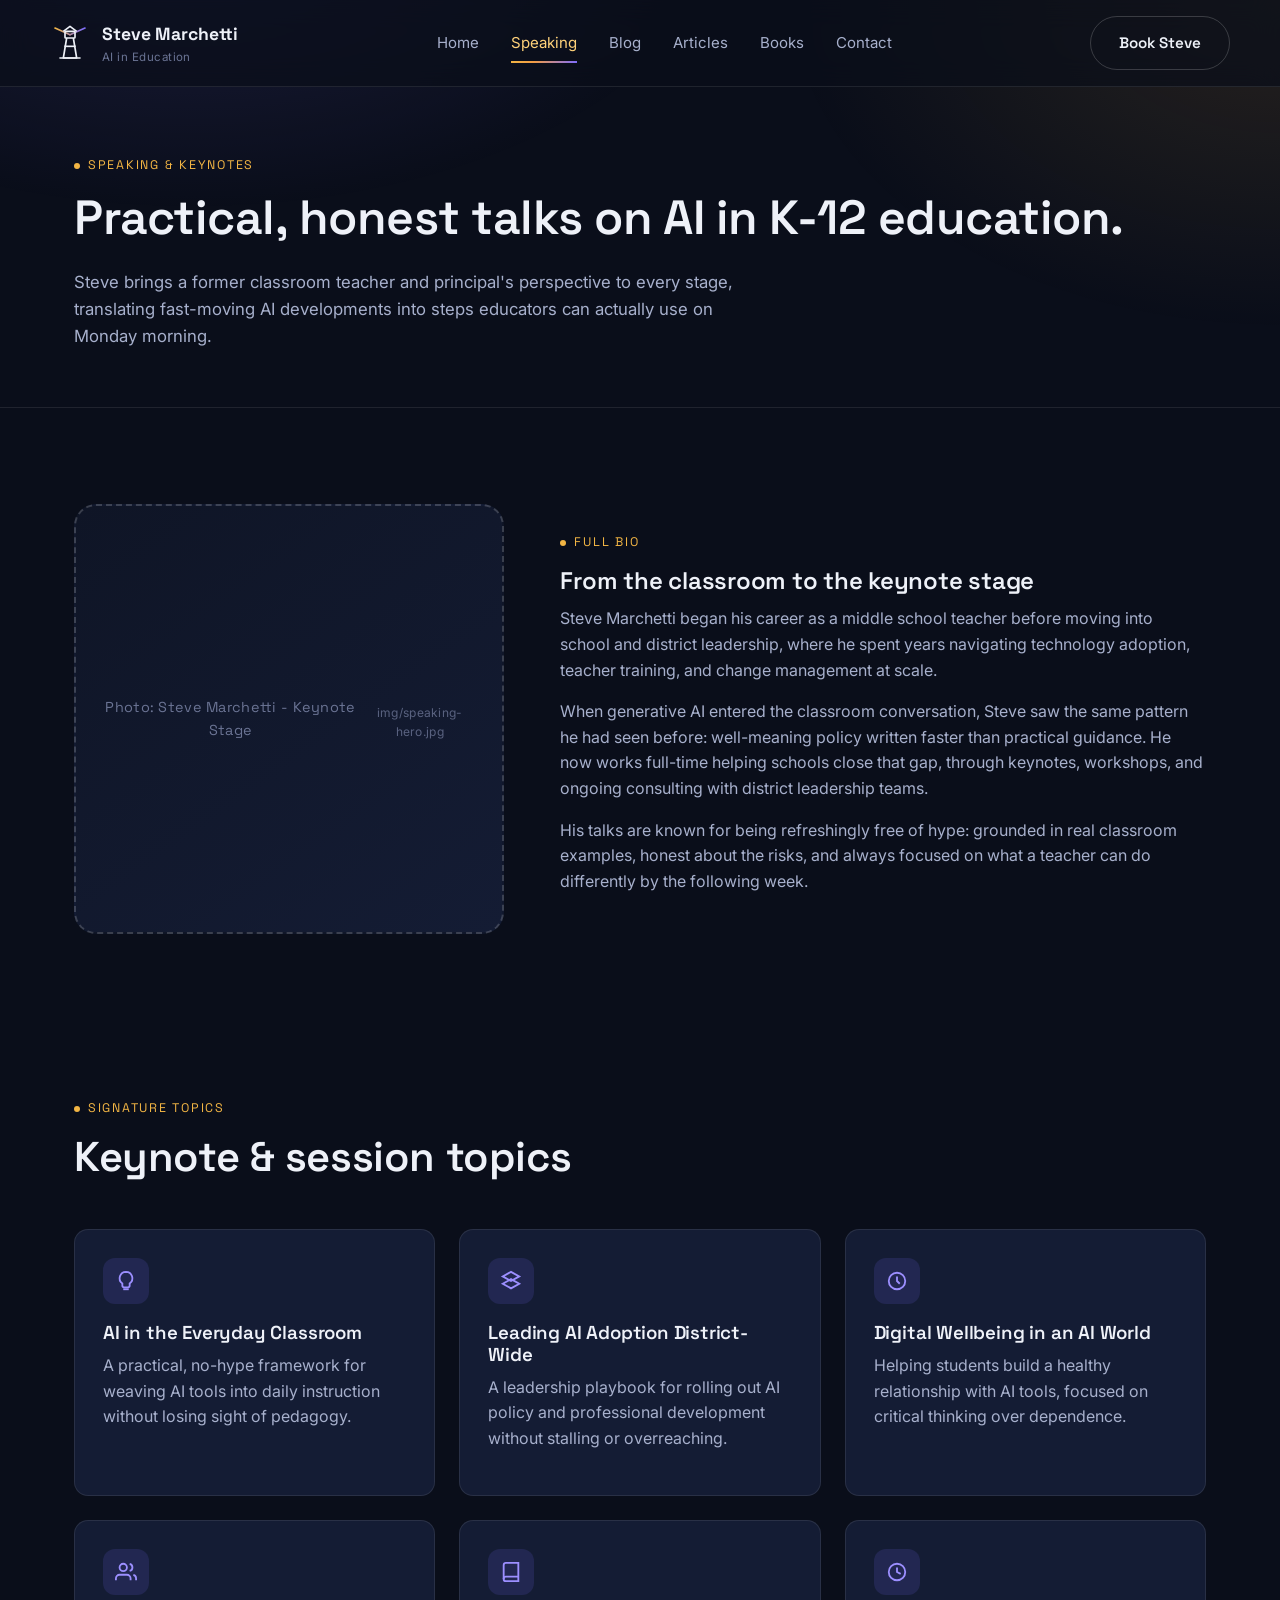
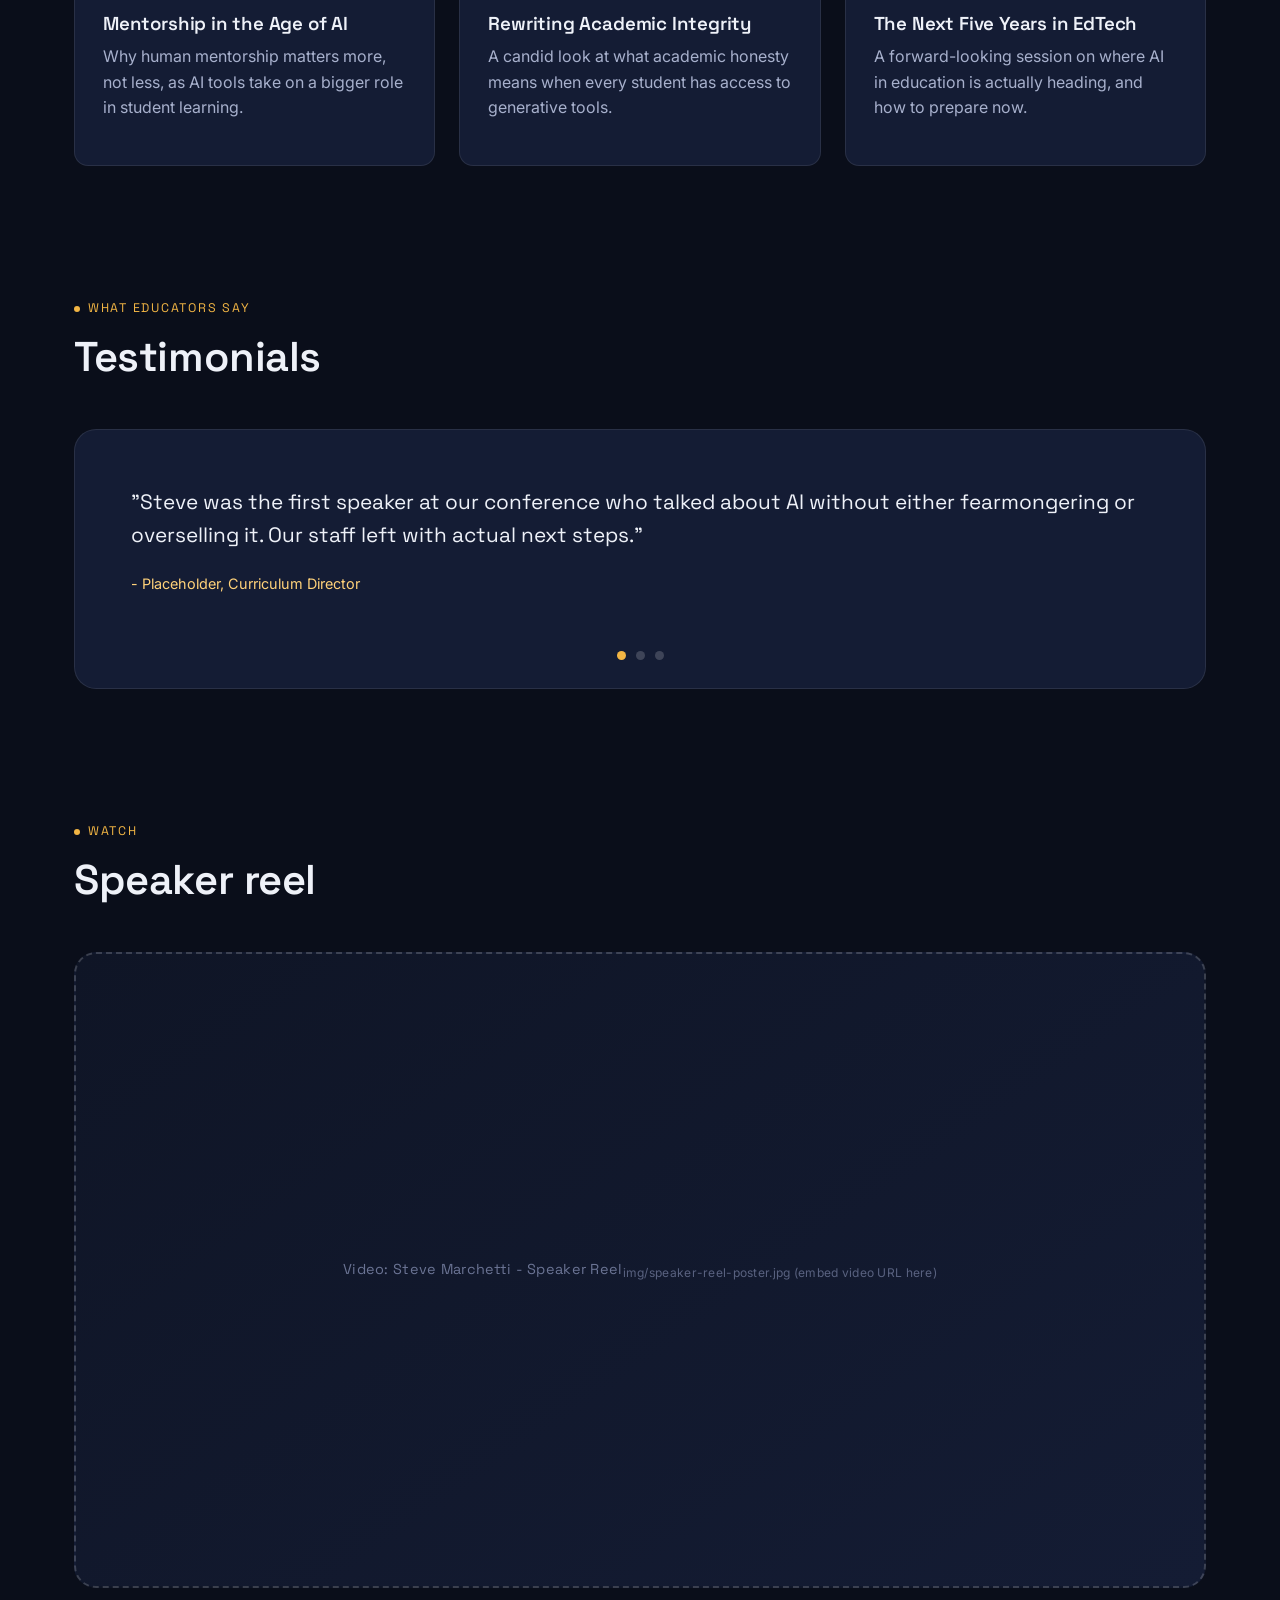
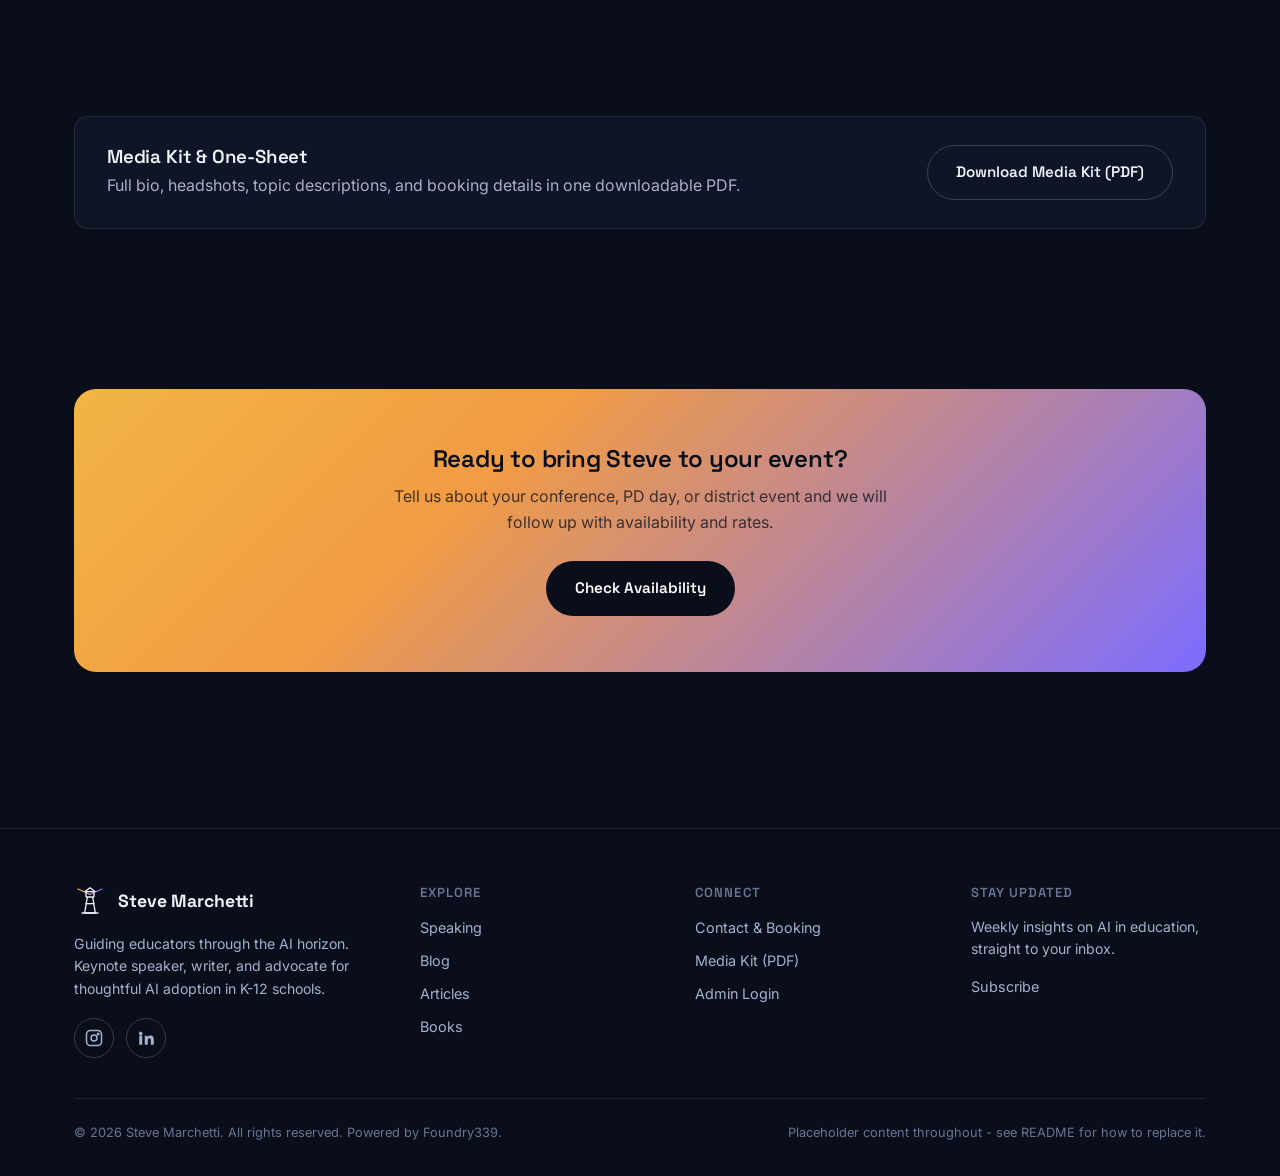
<file: speaking.html>
<!DOCTYPE html>
<html lang="en">
<head>
<meta charset="UTF-8">
<meta name="viewport" content="width=device-width, initial-scale=1.0">
<title>Speaking & Keynotes - Steve Marchetti</title>
<meta name="description" content="Book Steve Marchetti for your next conference or district keynote on AI in K-12 education.">
<link rel="icon" type="image/svg+xml" href="favicon.svg">
<link rel="preconnect" href="https://fonts.googleapis.com">
<link rel="preconnect" href="https://fonts.gstatic.com" crossorigin>
<link href="https://fonts.googleapis.com/css2?family=Space+Grotesk:wght@500;600;700&family=Inter:wght@400;500;600&display=swap" rel="stylesheet">
<link rel="stylesheet" href="css/styles.css">
</head>
<body>

<header class="site-header">
  <div class="container nav">
    <a href="index.html" class="brand" aria-label="Steve Marchetti home">
      <span class="brand-mark">
        <svg viewBox="0 0 48 48" fill="none" xmlns="http://www.w3.org/2000/svg" width="100%" height="100%">
          <path d="M24 14L6 6" stroke="url(#beamGrad2)" stroke-width="2" stroke-linecap="round"/>
          <path d="M24 14L42 6" stroke="url(#beamGrad2)" stroke-width="2" stroke-linecap="round"/>
          <rect x="18" y="10" width="12" height="8" rx="1" stroke="currentColor" stroke-width="2"/>
          <path d="M16 10L24 4L32 10" stroke="currentColor" stroke-width="2" stroke-linejoin="round"/>
          <path d="M20 18L16 42H32L28 18" stroke="currentColor" stroke-width="2" stroke-linejoin="round"/>
          <path d="M17.2 28H30.8" stroke="currentColor" stroke-width="2"/>
          <path d="M12 42H36" stroke="currentColor" stroke-width="2" stroke-linecap="round"/>
          <defs>
            <linearGradient id="beamGrad2" x1="6" y1="6" x2="42" y2="6" gradientUnits="userSpaceOnUse">
              <stop stop-color="#F2B544"/><stop offset="1" stop-color="#7C6CFF"/>
            </linearGradient>
          </defs>
        </svg>
      </span>
      <span class="brand-name">
        <span>Steve Marchetti</span>
        <span class="brand-sub">AI in Education</span>
      </span>
    </a>
    <nav class="nav-links" id="nav-links">
      <a href="index.html">Home</a>
      <a href="speaking.html">Speaking</a>
      <a href="blog.html">Blog</a>
      <a href="articles.html">Articles</a>
      <a href="books.html">Books</a>
      <a href="contact.html">Contact</a>
    </nav>
    <div class="nav-cta">
      <a href="contact.html" class="btn btn-ghost">Book Steve</a>
      <button class="nav-toggle" aria-label="Toggle menu" aria-expanded="false">
        <svg width="20" height="20" viewBox="0 0 24 24" fill="none" stroke="currentColor" stroke-width="2"><path d="M3 6h18M3 12h18M3 18h18"/></svg>
      </button>
    </div>
  </div>
</header>

<main>

  <section class="page-header">
    <div class="container reveal">
      <span class="section-label">Speaking &amp; Keynotes</span>
      <h1>Practical, honest talks on AI in K-12 education.</h1>
      <p>Steve brings a former classroom teacher and principal's perspective to every stage, translating fast-moving AI developments into steps educators can actually use on Monday morning.</p>
    </div>
  </section>

  <!-- Bio -->
  <section class="section">
    <div class="container about-grid">
      <div class="reveal">
        <div class="placeholder-box placeholder-box--square">
          Photo: Steve Marchetti - Keynote Stage
          <small>img/speaking-hero.jpg</small>
        </div>
      </div>
      <div class="reveal">
        <span class="section-label">Full Bio</span>
        <h2>From the classroom to the keynote stage</h2>
        <p>Steve Marchetti began his career as a middle school teacher before moving into school and district leadership, where he spent years navigating technology adoption, teacher training, and change management at scale.</p>
        <p>When generative AI entered the classroom conversation, Steve saw the same pattern he had seen before: well-meaning policy written faster than practical guidance. He now works full-time helping schools close that gap, through keynotes, workshops, and ongoing consulting with district leadership teams.</p>
        <p>His talks are known for being refreshingly free of hype: grounded in real classroom examples, honest about the risks, and always focused on what a teacher can do differently by the following week.</p>
      </div>
    </div>
  </section>

  <!-- Topics -->
  <section class="section section--tight">
    <div class="container">
      <div class="section-head reveal">
        <span class="section-label">Signature Topics</span>
        <h2>Keynote & session topics</h2>
      </div>
      <div class="topics-grid">
        <div class="topic-card reveal">
          <div class="topic-icon">
            <svg width="22" height="22" viewBox="0 0 24 24" fill="none" stroke="currentColor" stroke-width="2"><path d="M12 2a7 7 0 00-4 12.7V17a2 2 0 002 2h4a2 2 0 002-2v-2.3A7 7 0 0012 2z"/><path d="M9 21h6"/></svg>
          </div>
          <h3>AI in the Everyday Classroom</h3>
          <p>A practical, no-hype framework for weaving AI tools into daily instruction without losing sight of pedagogy.</p>
        </div>
        <div class="topic-card reveal">
          <div class="topic-icon">
            <svg width="22" height="22" viewBox="0 0 24 24" fill="none" stroke="currentColor" stroke-width="2"><path d="M12 20l9-5-9-5-9 5 9 5z"/><path d="M12 12L3 7l9-5 9 5-9 5z"/></svg>
          </div>
          <h3>Leading AI Adoption District-Wide</h3>
          <p>A leadership playbook for rolling out AI policy and professional development without stalling or overreaching.</p>
        </div>
        <div class="topic-card reveal">
          <div class="topic-icon">
            <svg width="22" height="22" viewBox="0 0 24 24" fill="none" stroke="currentColor" stroke-width="2"><path d="M12 21c4.97 0 9-4.03 9-9a9 9 0 10-9 9z"/><path d="M12 7v5l3 3"/></svg>
          </div>
          <h3>Digital Wellbeing in an AI World</h3>
          <p>Helping students build a healthy relationship with AI tools, focused on critical thinking over dependence.</p>
        </div>
        <div class="topic-card reveal">
          <div class="topic-icon">
            <svg width="22" height="22" viewBox="0 0 24 24" fill="none" stroke="currentColor" stroke-width="2"><path d="M17 21v-2a4 4 0 00-4-4H5a4 4 0 00-4 4v2"/><circle cx="9" cy="7" r="4"/><path d="M23 21v-2a4 4 0 00-3-3.87"/><path d="M16 3.13a4 4 0 010 7.75"/></svg>
          </div>
          <h3>Mentorship in the Age of AI</h3>
          <p>Why human mentorship matters more, not less, as AI tools take on a bigger role in student learning.</p>
        </div>
        <div class="topic-card reveal">
          <div class="topic-icon">
            <svg width="22" height="22" viewBox="0 0 24 24" fill="none" stroke="currentColor" stroke-width="2"><path d="M4 19.5A2.5 2.5 0 016.5 17H20"/><path d="M6.5 2H20v20H6.5A2.5 2.5 0 014 19.5v-15A2.5 2.5 0 016.5 2z"/></svg>
          </div>
          <h3>Rewriting Academic Integrity</h3>
          <p>A candid look at what academic honesty means when every student has access to generative tools.</p>
        </div>
        <div class="topic-card reveal">
          <div class="topic-icon">
            <svg width="22" height="22" viewBox="0 0 24 24" fill="none" stroke="currentColor" stroke-width="2"><circle cx="12" cy="12" r="9"/><path d="M12 7v5l4 2"/></svg>
          </div>
          <h3>The Next Five Years in EdTech</h3>
          <p>A forward-looking session on where AI in education is actually heading, and how to prepare now.</p>
        </div>
      </div>
    </div>
  </section>

  <!-- Testimonials -->
  <section class="section section--tight">
    <div class="container">
      <div class="section-head reveal">
        <span class="section-label">What Educators Say</span>
        <h2>Testimonials</h2>
      </div>
      <div class="testimonial-carousel reveal">
        <div class="testimonial-track">
          <blockquote class="testimonial-slide">
            <p>"Steve was the first speaker at our conference who talked about AI without either fearmongering or overselling it. Our staff left with actual next steps."</p>
            <cite>- Placeholder, Curriculum Director</cite>
          </blockquote>
          <blockquote class="testimonial-slide">
            <p>"Hands down the most practical keynote our district has hosted in years. Teachers were still talking about it a month later."</p>
            <cite>- Placeholder, Superintendent</cite>
          </blockquote>
          <blockquote class="testimonial-slide">
            <p>"He met our staff exactly where they were, nervous, skeptical, curious, and gave everyone something useful to walk away with."</p>
            <cite>- Placeholder, Principal</cite>
          </blockquote>
        </div>
        <div class="carousel-controls">
          <button class="carousel-dot is-active" aria-label="Testimonial 1"></button>
          <button class="carousel-dot" aria-label="Testimonial 2"></button>
          <button class="carousel-dot" aria-label="Testimonial 3"></button>
        </div>
      </div>
    </div>
  </section>

  <!-- Video reel -->
  <section class="section section--tight">
    <div class="container">
      <div class="section-head reveal">
        <span class="section-label">Watch</span>
        <h2>Speaker reel</h2>
      </div>
      <div class="placeholder-box placeholder-box--wide reveal">
        Video: Steve Marchetti - Speaker Reel
        <small>img/speaker-reel-poster.jpg (embed video URL here)</small>
      </div>
    </div>
  </section>

  <!-- Media kit -->
  <section class="section section--tight">
    <div class="container">
      <div class="media-kit-box reveal">
        <div>
          <h3 style="margin-bottom:6px;">Media Kit & One-Sheet</h3>
          <p style="margin:0;">Full bio, headshots, topic descriptions, and booking details in one downloadable PDF.</p>
        </div>
        <a href="#" class="btn btn-ghost">Download Media Kit (PDF)</a>
      </div>
    </div>
  </section>

  <!-- CTA -->
  <section class="section">
    <div class="container">
      <div class="cta-banner reveal">
        <h2>Ready to bring Steve to your event?</h2>
        <p>Tell us about your conference, PD day, or district event and we will follow up with availability and rates.</p>
        <a href="contact.html" class="btn btn-primary">Check Availability</a>
      </div>
    </div>
  </section>

</main>

<footer class="site-footer">
  <div class="container">
    <div class="footer-grid">
      <div class="footer-brand reveal">
        <a href="index.html" class="brand" style="margin-bottom:16px;">
          <span class="brand-mark" style="width:32px;height:32px;">
            <svg viewBox="0 0 48 48" fill="none" xmlns="http://www.w3.org/2000/svg" width="100%" height="100%">
              <path d="M24 14L6 6" stroke="url(#beamGradF2)" stroke-width="2" stroke-linecap="round"/>
              <path d="M24 14L42 6" stroke="url(#beamGradF2)" stroke-width="2" stroke-linecap="round"/>
              <rect x="18" y="10" width="12" height="8" rx="1" stroke="currentColor" stroke-width="2"/>
              <path d="M16 10L24 4L32 10" stroke="currentColor" stroke-width="2" stroke-linejoin="round"/>
              <path d="M20 18L16 42H32L28 18" stroke="currentColor" stroke-width="2" stroke-linejoin="round"/>
              <path d="M17.2 28H30.8" stroke="currentColor" stroke-width="2"/>
              <path d="M12 42H36" stroke="currentColor" stroke-width="2" stroke-linecap="round"/>
              <defs>
                <linearGradient id="beamGradF2" x1="6" y1="6" x2="42" y2="6" gradientUnits="userSpaceOnUse">
                  <stop stop-color="#F2B544"/><stop offset="1" stop-color="#7C6CFF"/>
                </linearGradient>
              </defs>
            </svg>
          </span>
          <span class="brand-name"><span>Steve Marchetti</span></span>
        </a>
        <p>Guiding educators through the AI horizon. Keynote speaker, writer, and advocate for thoughtful AI adoption in K-12 schools.</p>
        <div class="social-row">
          <a href="#" class="social-icon" aria-label="Instagram">
            <svg width="18" height="18" viewBox="0 0 24 24" fill="none" stroke="currentColor" stroke-width="2"><rect x="2" y="2" width="20" height="20" rx="5"/><circle cx="12" cy="12" r="4"/><circle cx="17.5" cy="6.5" r="1"/></svg>
          </a>
          <a href="#" class="social-icon" aria-label="LinkedIn">
            <svg width="18" height="18" viewBox="0 0 24 24" fill="currentColor"><path d="M4.98 3.5a2.5 2.5 0 11-.02 5 2.5 2.5 0 01.02-5zM3 9h4v12H3V9zm7 0h3.8v1.7h.05c.53-1 1.83-2.05 3.77-2.05 4.03 0 4.78 2.65 4.78 6.1V21h-4v-5.6c0-1.34-.02-3.06-1.87-3.06-1.87 0-2.15 1.46-2.15 2.96V21h-4V9z"/></svg>
          </a>
        </div>
      </div>
      <div class="footer-col reveal">
        <h4>Explore</h4>
        <a href="speaking.html">Speaking</a>
        <a href="blog.html">Blog</a>
        <a href="articles.html">Articles</a>
        <a href="books.html">Books</a>
      </div>
      <div class="footer-col reveal">
        <h4>Connect</h4>
        <a href="contact.html">Contact &amp; Booking</a>
        <a href="#">Media Kit (PDF)</a>
        <a href="admin/index.html">Admin Login</a>
      </div>
      <div class="footer-col reveal">
        <h4>Stay Updated</h4>
        <p style="font-size:0.88rem;">Weekly insights on AI in education, straight to your inbox.</p>
        <a href="index.html#newsletter">Subscribe</a>
      </div>
    </div>
    <div class="footer-bottom">
      <span>&copy; <span id="footer-year"></span> Steve Marchetti. All rights reserved. Powered by Foundry339.</span>
      <span>Placeholder content throughout - see README for how to replace it.</span>
    </div>
  </div>
</footer>

<script src="js/content.js"></script>
<script src="js/main.js"></script>
</body>
</html>
</file>
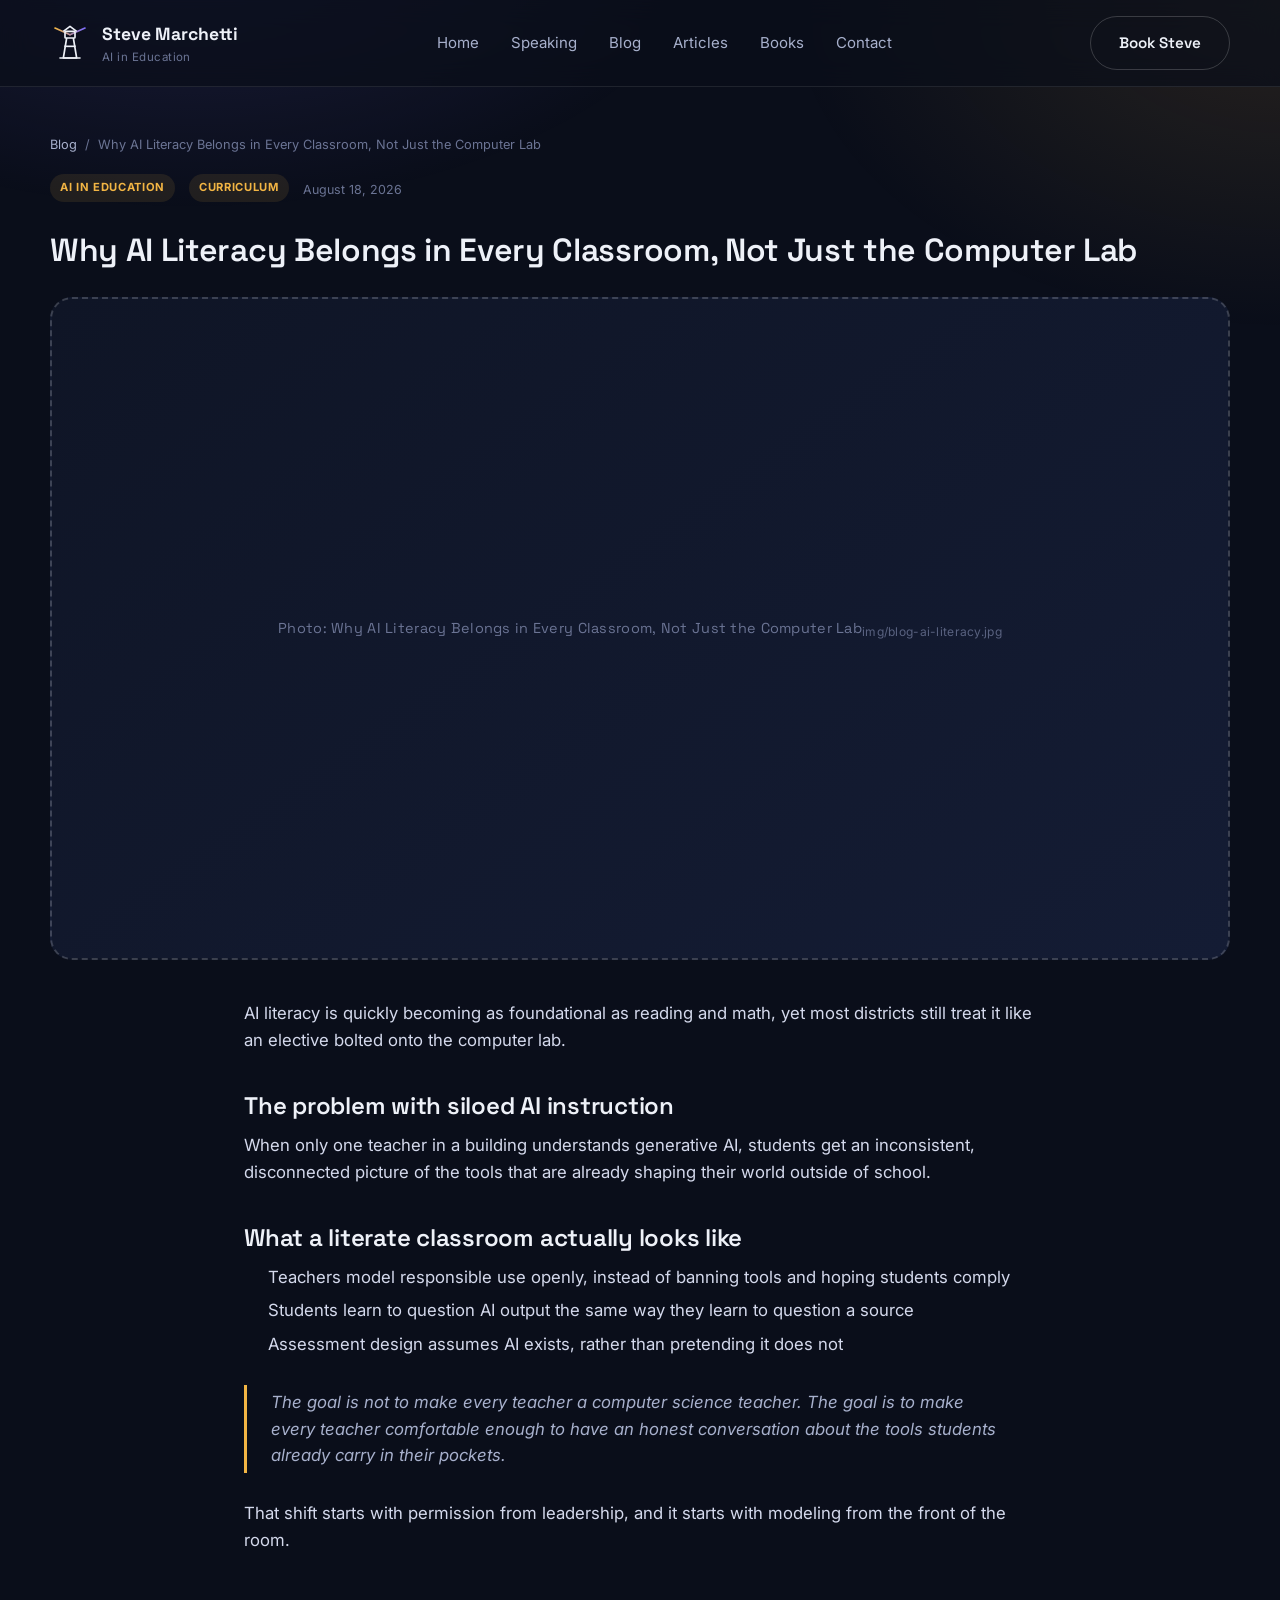
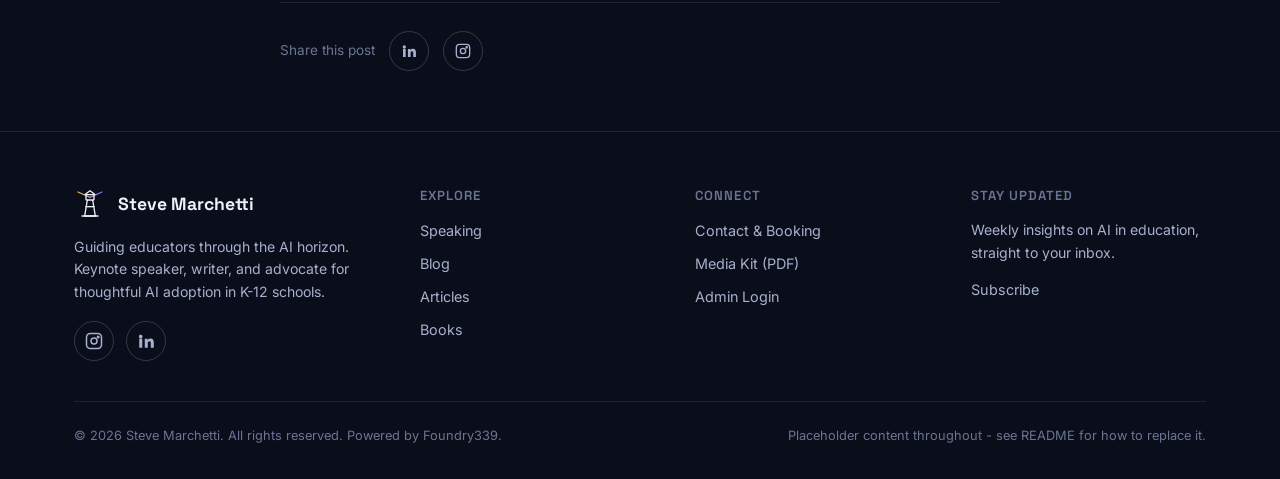
<file: blog/post.html>
<!DOCTYPE html>
<html lang="en">
<head>
<meta charset="UTF-8">
<meta name="viewport" content="width=device-width, initial-scale=1.0">
<title>Blog Post - Steve Marchetti</title>
<link rel="icon" type="image/svg+xml" href="../favicon.svg">
<link rel="preconnect" href="https://fonts.googleapis.com">
<link rel="preconnect" href="https://fonts.gstatic.com" crossorigin>
<link href="https://fonts.googleapis.com/css2?family=Space+Grotesk:wght@500;600;700&family=Inter:wght@400;500;600&display=swap" rel="stylesheet">
<link rel="stylesheet" href="../css/styles.css">
</head>
<body>

<header class="site-header">
  <div class="container nav">
    <a href="../index.html" class="brand" aria-label="Steve Marchetti home">
      <span class="brand-mark">
        <svg viewBox="0 0 48 48" fill="none" xmlns="http://www.w3.org/2000/svg" width="100%" height="100%">
          <path d="M24 14L6 6" stroke="url(#beamGrad7)" stroke-width="2" stroke-linecap="round"/>
          <path d="M24 14L42 6" stroke="url(#beamGrad7)" stroke-width="2" stroke-linecap="round"/>
          <rect x="18" y="10" width="12" height="8" rx="1" stroke="currentColor" stroke-width="2"/>
          <path d="M16 10L24 4L32 10" stroke="currentColor" stroke-width="2" stroke-linejoin="round"/>
          <path d="M20 18L16 42H32L28 18" stroke="currentColor" stroke-width="2" stroke-linejoin="round"/>
          <path d="M17.2 28H30.8" stroke="currentColor" stroke-width="2"/>
          <path d="M12 42H36" stroke="currentColor" stroke-width="2" stroke-linecap="round"/>
          <defs>
            <linearGradient id="beamGrad7" x1="6" y1="6" x2="42" y2="6" gradientUnits="userSpaceOnUse">
              <stop stop-color="#F2B544"/><stop offset="1" stop-color="#7C6CFF"/>
            </linearGradient>
          </defs>
        </svg>
      </span>
      <span class="brand-name">
        <span>Steve Marchetti</span>
        <span class="brand-sub">AI in Education</span>
      </span>
    </a>
    <nav class="nav-links" id="nav-links">
      <a href="../index.html">Home</a>
      <a href="../speaking.html">Speaking</a>
      <a href="../blog.html">Blog</a>
      <a href="../articles.html">Articles</a>
      <a href="../books.html">Books</a>
      <a href="../contact.html">Contact</a>
    </nav>
    <div class="nav-cta">
      <a href="../contact.html" class="btn btn-ghost">Book Steve</a>
      <button class="nav-toggle" aria-label="Toggle menu" aria-expanded="false">
        <svg width="20" height="20" viewBox="0 0 24 24" fill="none" stroke="currentColor" stroke-width="2"><path d="M3 6h18M3 12h18M3 18h18"/></svg>
      </button>
    </div>
  </div>
</header>

<main id="post-content">
  <!-- Rendered by js/content.js based on ?slug= in the URL -->
</main>

<footer class="site-footer">
  <div class="container">
    <div class="footer-grid">
      <div class="footer-brand reveal is-visible">
        <a href="../index.html" class="brand" style="margin-bottom:16px;">
          <span class="brand-mark" style="width:32px;height:32px;">
            <svg viewBox="0 0 48 48" fill="none" xmlns="http://www.w3.org/2000/svg" width="100%" height="100%">
              <path d="M24 14L6 6" stroke="url(#beamGradF7)" stroke-width="2" stroke-linecap="round"/>
              <path d="M24 14L42 6" stroke="url(#beamGradF7)" stroke-width="2" stroke-linecap="round"/>
              <rect x="18" y="10" width="12" height="8" rx="1" stroke="currentColor" stroke-width="2"/>
              <path d="M16 10L24 4L32 10" stroke="currentColor" stroke-width="2" stroke-linejoin="round"/>
              <path d="M20 18L16 42H32L28 18" stroke="currentColor" stroke-width="2" stroke-linejoin="round"/>
              <path d="M17.2 28H30.8" stroke="currentColor" stroke-width="2"/>
              <path d="M12 42H36" stroke="currentColor" stroke-width="2" stroke-linecap="round"/>
              <defs>
                <linearGradient id="beamGradF7" x1="6" y1="6" x2="42" y2="6" gradientUnits="userSpaceOnUse">
                  <stop stop-color="#F2B544"/><stop offset="1" stop-color="#7C6CFF"/>
                </linearGradient>
              </defs>
            </svg>
          </span>
          <span class="brand-name"><span>Steve Marchetti</span></span>
        </a>
        <p>Guiding educators through the AI horizon. Keynote speaker, writer, and advocate for thoughtful AI adoption in K-12 schools.</p>
        <div class="social-row">
          <a href="#" class="social-icon" aria-label="Instagram">
            <svg width="18" height="18" viewBox="0 0 24 24" fill="none" stroke="currentColor" stroke-width="2"><rect x="2" y="2" width="20" height="20" rx="5"/><circle cx="12" cy="12" r="4"/><circle cx="17.5" cy="6.5" r="1"/></svg>
          </a>
          <a href="#" class="social-icon" aria-label="LinkedIn">
            <svg width="18" height="18" viewBox="0 0 24 24" fill="currentColor"><path d="M4.98 3.5a2.5 2.5 0 11-.02 5 2.5 2.5 0 01.02-5zM3 9h4v12H3V9zm7 0h3.8v1.7h.05c.53-1 1.83-2.05 3.77-2.05 4.03 0 4.78 2.65 4.78 6.1V21h-4v-5.6c0-1.34-.02-3.06-1.87-3.06-1.87 0-2.15 1.46-2.15 2.96V21h-4V9z"/></svg>
          </a>
        </div>
      </div>
      <div class="footer-col reveal is-visible">
        <h4>Explore</h4>
        <a href="../speaking.html">Speaking</a>
        <a href="../blog.html">Blog</a>
        <a href="../articles.html">Articles</a>
        <a href="../books.html">Books</a>
      </div>
      <div class="footer-col reveal is-visible">
        <h4>Connect</h4>
        <a href="../contact.html">Contact &amp; Booking</a>
        <a href="#">Media Kit (PDF)</a>
        <a href="../admin/index.html">Admin Login</a>
      </div>
      <div class="footer-col reveal is-visible">
        <h4>Stay Updated</h4>
        <p style="font-size:0.88rem;">Weekly insights on AI in education, straight to your inbox.</p>
        <a href="../index.html#newsletter">Subscribe</a>
      </div>
    </div>
    <div class="footer-bottom">
      <span>&copy; <span id="footer-year"></span> Steve Marchetti. All rights reserved. Powered by Foundry339.</span>
      <span>Placeholder content throughout - see README for how to replace it.</span>
    </div>
  </div>
</footer>

<script src="../js/content.js"></script>
<script src="../js/main.js"></script>
</body>
</html>
</file>
<file: css/styles.css>
/* =============================================================
   Steve Marchetti - Site Stylesheet
   A bold, modern, tech-forward design system.
   Palette: deep navy base + amber "lighthouse beam" + violet accent.
   ============================================================= */

/* ---------- Design Tokens ---------- */
:root {
  /* Base */
  --bg: #0a0e1a;
  --bg-alt: #0f1526;
  --bg-elevated: #141c34;
  --bg-elevated-hover: #1a2340;
  --border: rgba(255, 255, 255, 0.09);
  --border-strong: rgba(255, 255, 255, 0.18);

  /* Text */
  --text: #eef1f8;
  --text-muted: #a7b0cc;
  --text-faint: #6b7494;

  /* Accents */
  --gold: #f2b544;
  --gold-bright: #ffd27a;
  --violet: #7c6cff;
  --violet-bright: #9c8fff;
  --gradient-beam: linear-gradient(135deg, #f2b544 0%, #f29c44 35%, #7c6cff 100%);
  --gradient-text: linear-gradient(90deg, #ffd27a, #f2b544 40%, #9c8fff 100%);

  /* Type */
  --font-head: "Space Grotesk", "Helvetica Neue", Arial, sans-serif;
  --font-body: "Inter", "Helvetica Neue", Arial, sans-serif;

  /* Layout */
  --max-width: 1180px;
  --radius-sm: 8px;
  --radius-md: 14px;
  --radius-lg: 22px;
  --shadow-soft: 0 20px 60px -20px rgba(0, 0, 0, 0.6);
  --shadow-glow: 0 0 0 1px rgba(242, 181, 68, 0.15), 0 20px 60px -20px rgba(242, 181, 68, 0.25);

  --transition: 220ms cubic-bezier(.2, .7, .3, 1);
}

/* ---------- Reset ---------- */
* , *::before, *::after { box-sizing: border-box; }
html {
  scroll-behavior: smooth;
  overflow-x: hidden;
}
body {
  margin: 0;
  background: var(--bg);
  color: var(--text);
  font-family: var(--font-body);
  font-size: 16px;
  line-height: 1.6;
  -webkit-font-smoothing: antialiased;
  overflow-x: hidden;
}
img { max-width: 100%; display: block; }
a { color: inherit; text-decoration: none; }
ul { margin: 0; padding: 0; list-style: none; }
button { font-family: inherit; cursor: pointer; }
input, textarea, select { font-family: inherit; }
h1, h2, h3, h4 {
  font-family: var(--font-head);
  line-height: 1.15;
  margin: 0 0 0.5em;
  font-weight: 600;
  letter-spacing: -0.01em;
}
p { margin: 0 0 1em; color: var(--text-muted); }

/* ---------- Background texture ---------- */
body::before {
  content: "";
  position: fixed;
  inset: 0;
  z-index: -2;
  background:
    radial-gradient(ellipse 900px 500px at 15% -10%, rgba(124, 108, 255, 0.16), transparent 60%),
    radial-gradient(ellipse 900px 600px at 100% 0%, rgba(242, 181, 68, 0.12), transparent 55%);
  pointer-events: none;
}

/* ---------- Utility ---------- */
.container {
  max-width: var(--max-width);
  margin: 0 auto;
  padding: 0 24px;
}
.section {
  padding: 96px 0;
}
.section--tight { padding: 64px 0; }
.section-label {
  display: inline-flex;
  align-items: center;
  gap: 8px;
  font-family: var(--font-head);
  font-size: 0.78rem;
  letter-spacing: 0.14em;
  text-transform: uppercase;
  color: var(--gold);
  margin-bottom: 14px;
}
.section-label::before {
  content: "";
  width: 6px;
  height: 6px;
  border-radius: 50%;
  background: var(--gold);
  display: inline-block;
}
.section-head {
  max-width: 620px;
  margin-bottom: 48px;
}
.section-head h2 { font-size: clamp(1.8rem, 3.4vw, 2.6rem); }
.gradient-text {
  background: var(--gradient-text);
  -webkit-background-clip: text;
  background-clip: text;
  color: transparent;
}
.text-center { text-align: center; margin-left: auto; margin-right: auto; }
.visually-hidden {
  position: absolute; width: 1px; height: 1px;
  overflow: hidden; clip: rect(0 0 0 0); white-space: nowrap;
}

/* ---------- Reveal-on-scroll ---------- */
.reveal {
  opacity: 0;
  transform: translateY(28px);
  transition: opacity 700ms ease, transform 700ms cubic-bezier(.2,.7,.3,1);
}
.reveal.is-visible {
  opacity: 1;
  transform: translateY(0);
}
@media (prefers-reduced-motion: reduce) {
  .reveal { opacity: 1; transform: none; transition: none; }
  html { scroll-behavior: auto; }
}

/* ---------- Buttons ---------- */
.btn {
  display: inline-flex;
  align-items: center;
  justify-content: center;
  gap: 8px;
  padding: 14px 28px;
  border-radius: 999px;
  font-family: var(--font-head);
  font-weight: 600;
  font-size: 0.95rem;
  border: 1px solid transparent;
  transition: transform var(--transition), box-shadow var(--transition), background var(--transition), border-color var(--transition);
  white-space: nowrap;
}
.btn-primary {
  background: var(--gradient-beam);
  color: #0a0e1a;
}
.btn-primary:hover {
  transform: translateY(-2px);
  box-shadow: 0 14px 34px -10px rgba(242, 181, 68, 0.55);
}
.btn-ghost {
  background: transparent;
  border-color: var(--border-strong);
  color: var(--text);
}
.btn-ghost:hover {
  border-color: var(--gold);
  color: var(--gold-bright);
  transform: translateY(-2px);
}
.btn-block { width: 100%; }
.btn[disabled] { opacity: 0.5; cursor: not-allowed; }

/* ---------- Header / Nav ---------- */
.site-header {
  position: sticky;
  top: 0;
  z-index: 100;
  backdrop-filter: blur(14px);
  background: rgba(10, 14, 26, 0.72);
  border-bottom: 1px solid var(--border);
}
.nav {
  display: flex;
  align-items: center;
  justify-content: space-between;
  padding: 16px 0;
}
.brand {
  display: flex;
  align-items: center;
  gap: 12px;
  font-family: var(--font-head);
  font-weight: 700;
  font-size: 1.1rem;
  color: var(--text);
}
.brand-mark {
  width: 40px;
  height: 40px;
  flex-shrink: 0;
}
.brand-name span { display: block; }
.brand-sub {
  display: block;
  font-family: var(--font-body);
  font-weight: 400;
  font-size: 0.72rem;
  color: var(--text-faint);
  letter-spacing: 0.04em;
}

.nav-links {
  display: flex;
  align-items: center;
  gap: 32px;
}
.nav-links a {
  font-size: 0.94rem;
  color: var(--text-muted);
  position: relative;
  padding: 4px 0;
  transition: color var(--transition);
}
.nav-links a:hover { color: var(--text); }
.nav-links a.is-active { color: var(--gold-bright); }
.nav-links a::after {
  content: "";
  position: absolute;
  left: 0; right: 0; bottom: -4px;
  height: 2px;
  background: var(--gradient-beam);
  transform: scaleX(0);
  transform-origin: left;
  transition: transform var(--transition);
}
.nav-links a:hover::after,
.nav-links a.is-active::after { transform: scaleX(1); }

.nav-cta { display: flex; align-items: center; gap: 14px; }
.nav-toggle {
  display: none;
  background: none;
  border: 1px solid var(--border-strong);
  border-radius: 10px;
  width: 42px;
  height: 42px;
  color: var(--text);
  align-items: center;
  justify-content: center;
}

@media (max-width: 860px) {
  .nav-links {
    position: fixed;
    top: 73px;
    left: 0; right: 0;
    background: var(--bg-alt);
    border-bottom: 1px solid var(--border);
    flex-direction: column;
    align-items: flex-start;
    gap: 0;
    padding: 8px 24px 20px;
    transform: translateY(-8px);
    opacity: 0;
    pointer-events: none;
    transition: opacity var(--transition), transform var(--transition);
  }
  .nav-links.is-open {
    opacity: 1;
    transform: translateY(0);
    pointer-events: auto;
  }
  .nav-links a { width: 100%; padding: 14px 0; border-bottom: 1px solid var(--border); }
  .nav-cta .btn-ghost { display: none; }
  .nav-toggle { display: inline-flex; }
}

/* ---------- Hero ---------- */
.hero {
  padding: 88px 0 60px;
  position: relative;
  overflow: hidden;
}
.hero-grid {
  display: grid;
  grid-template-columns: 1.15fr 0.85fr;
  gap: 56px;
  align-items: center;
}
.hero-eyebrow {
  display: inline-flex;
  align-items: center;
  gap: 8px;
  background: rgba(242, 181, 68, 0.1);
  border: 1px solid rgba(242, 181, 68, 0.28);
  color: var(--gold-bright);
  font-size: 0.8rem;
  font-weight: 600;
  padding: 8px 16px;
  border-radius: 999px;
  margin-bottom: 22px;
}
.hero h1 {
  font-size: clamp(2.6rem, 5.2vw, 4.2rem);
  margin-bottom: 20px;
}
.hero-tagline {
  font-size: clamp(1.05rem, 1.6vw, 1.3rem);
  color: var(--text-muted);
  max-width: 46ch;
  margin-bottom: 34px;
}
.hero-actions {
  display: flex;
  gap: 16px;
  flex-wrap: wrap;
}
.hero-media { position: relative; }
.beam-glow {
  position: absolute;
  inset: -40px;
  background: radial-gradient(circle at 60% 30%, rgba(242,181,68,0.28), transparent 60%);
  filter: blur(10px);
  z-index: 0;
}

/* ---------- Placeholder image box ---------- */
.placeholder-box {
  position: relative;
  z-index: 1;
  width: 100%;
  display: flex;
  align-items: center;
  justify-content: center;
  text-align: center;
  border: 2px dashed var(--border-strong);
  border-radius: var(--radius-lg);
  background: linear-gradient(145deg, var(--bg-alt), var(--bg-elevated));
  color: var(--text-faint);
  font-family: var(--font-head);
  font-size: 0.9rem;
  padding: 24px;
  letter-spacing: 0.02em;
  min-height: 220px;
}
.placeholder-box small {
  display: block;
  margin-top: 6px;
  font-family: var(--font-body);
  font-size: 0.75rem;
  color: var(--text-faint);
  opacity: 0.8;
}
.placeholder-box--square { aspect-ratio: 1 / 1; }
.placeholder-box--portrait { aspect-ratio: 4 / 5; }
.placeholder-box--wide { aspect-ratio: 16 / 9; }
.placeholder-box--card { min-height: 160px; aspect-ratio: 16 / 10; }

.hero-photo {
  position: relative;
  z-index: 1;
  width: 100%;
  aspect-ratio: 4 / 5;
  object-fit: cover;
  border-radius: var(--radius-lg);
  display: block;
}

/* ---------- Recognition strip ---------- */
.recognition {
  border-top: 1px solid var(--border);
  border-bottom: 1px solid var(--border);
  background: var(--bg-alt);
}
.recognition-track {
  display: grid;
  grid-template-columns: repeat(4, 1fr);
  gap: 1px;
  background: var(--border);
}
.recognition-item {
  background: var(--bg-alt);
  padding: 30px 26px;
  display: flex;
  flex-direction: column;
  gap: 6px;
}
.recognition-item strong {
  font-family: var(--font-head);
  font-size: 1rem;
  color: var(--gold-bright);
}
.recognition-item span { color: var(--text-faint); font-size: 0.85rem; }

/* ---------- Cards ---------- */
.card-grid {
  display: grid;
  grid-template-columns: repeat(3, 1fr);
  gap: 28px;
}
.card {
  background: var(--bg-elevated);
  border: 1px solid var(--border);
  border-radius: var(--radius-md);
  overflow: hidden;
  display: flex;
  flex-direction: column;
  transition: transform var(--transition), border-color var(--transition), box-shadow var(--transition);
}
.card:hover {
  transform: translateY(-6px);
  border-color: rgba(242, 181, 68, 0.35);
  box-shadow: var(--shadow-glow);
}
.card-body { padding: 22px 22px 26px; display: flex; flex-direction: column; flex: 1; }
.card-tag {
  display: inline-block;
  align-self: flex-start;
  font-size: 0.7rem;
  font-weight: 700;
  letter-spacing: 0.06em;
  text-transform: uppercase;
  color: var(--gold);
  background: rgba(242, 181, 68, 0.1);
  padding: 5px 10px;
  border-radius: 999px;
  margin-bottom: 12px;
}
.card-date { font-size: 0.78rem; color: var(--text-faint); margin-bottom: 8px; }
.card h3 { font-size: 1.15rem; margin-bottom: 10px; }
.card p { font-size: 0.92rem; margin-bottom: 16px; }
.card-link {
  margin-top: auto;
  font-family: var(--font-head);
  font-weight: 600;
  font-size: 0.88rem;
  color: var(--gold-bright);
  display: inline-flex;
  align-items: center;
  gap: 6px;
}
.card-link svg { transition: transform var(--transition); }
.card:hover .card-link svg { transform: translateX(4px); }

/* ---------- About teaser ---------- */
.about-grid {
  display: grid;
  grid-template-columns: 0.8fr 1.2fr;
  gap: 56px;
  align-items: center;
}

/* ---------- Newsletter ---------- */
.newsletter {
  background: linear-gradient(120deg, rgba(242,181,68,0.12), rgba(124,108,255,0.12));
  border: 1px solid var(--border);
  border-radius: var(--radius-lg);
  padding: 48px;
  display: grid;
  grid-template-columns: 1.1fr 1fr;
  gap: 40px;
  align-items: center;
}
.newsletter h2 { font-size: 1.7rem; margin-bottom: 10px; }
.newsletter-form {
  display: flex;
  gap: 10px;
  flex-wrap: wrap;
}
.newsletter-form input[type="email"] {
  flex: 1;
  min-width: 200px;
  padding: 14px 18px;
  border-radius: 999px;
  border: 1px solid var(--border-strong);
  background: var(--bg);
  color: var(--text);
}
.newsletter-form input::placeholder { color: var(--text-faint); }
.newsletter-note { font-size: 0.78rem; color: var(--text-faint); margin-top: 10px; }

/* ---------- Footer ---------- */
.site-footer {
  border-top: 1px solid var(--border);
  padding: 56px 0 32px;
  margin-top: 60px;
}
.footer-grid {
  display: grid;
  grid-template-columns: 1.3fr 1fr 1fr 1fr;
  gap: 40px;
  margin-bottom: 40px;
}
.footer-brand p { max-width: 32ch; font-size: 0.88rem; }
.footer-col h4 {
  font-size: 0.82rem;
  text-transform: uppercase;
  letter-spacing: 0.08em;
  color: var(--text-faint);
  margin-bottom: 16px;
}
.footer-col a, .footer-col li { display: block; margin-bottom: 10px; font-size: 0.9rem; color: var(--text-muted); }
.footer-col a:hover { color: var(--gold-bright); }
.social-row { display: flex; gap: 12px; margin-top: 18px; }
.social-icon {
  width: 40px; height: 40px;
  border-radius: 50%;
  border: 1px solid var(--border-strong);
  display: flex; align-items: center; justify-content: center;
  color: var(--text-muted);
  transition: all var(--transition);
}
.social-icon:hover {
  border-color: var(--gold);
  color: var(--gold-bright);
  transform: translateY(-3px);
}
.footer-bottom {
  border-top: 1px solid var(--border);
  padding-top: 24px;
  display: flex;
  justify-content: space-between;
  flex-wrap: wrap;
  gap: 12px;
  font-size: 0.8rem;
  color: var(--text-faint);
}

/* ---------- Page header (interior pages) ---------- */
.page-header {
  padding: 64px 0 40px;
  border-bottom: 1px solid var(--border);
}
.page-header h1 { font-size: clamp(2.1rem, 4vw, 3rem); }
.page-header p { max-width: 60ch; font-size: 1.05rem; }
.breadcrumb {
  font-size: 0.8rem;
  color: var(--text-faint);
  margin-bottom: 18px;
  display: flex;
  gap: 8px;
  align-items: center;
}
.breadcrumb a { color: var(--text-muted); }
.breadcrumb a:hover { color: var(--gold-bright); }

/* ---------- Speaking page ---------- */
.topics-grid {
  display: grid;
  grid-template-columns: repeat(3, 1fr);
  gap: 24px;
}
.topic-card {
  border: 1px solid var(--border);
  border-radius: var(--radius-md);
  padding: 28px;
  background: var(--bg-elevated);
  transition: all var(--transition);
}
.topic-card:hover {
  border-color: rgba(124,108,255,0.4);
  transform: translateY(-4px);
}
.topic-icon {
  width: 46px; height: 46px;
  border-radius: 12px;
  background: rgba(124,108,255,0.14);
  color: var(--violet-bright);
  display: flex; align-items: center; justify-content: center;
  margin-bottom: 18px;
}

.testimonial-carousel {
  position: relative;
  overflow: hidden;
  border-radius: var(--radius-lg);
  border: 1px solid var(--border);
  background: var(--bg-elevated);
  min-height: 260px;
}
.testimonial-track {
  display: flex;
  transition: transform 500ms cubic-bezier(.2,.7,.3,1);
}
.testimonial-slide {
  min-width: 100%;
  margin: 0;
  padding: 56px;
  display: flex;
  flex-direction: column;
  justify-content: center;
}
.testimonial-slide p {
  font-family: var(--font-head);
  font-size: 1.3rem;
  color: var(--text);
  margin-bottom: 20px;
}
.testimonial-slide cite {
  font-style: normal;
  color: var(--gold-bright);
  font-size: 0.9rem;
}
.carousel-controls {
  display: flex;
  justify-content: center;
  gap: 10px;
  padding-bottom: 24px;
}
.carousel-dot {
  width: 9px; height: 9px;
  border-radius: 50%;
  background: var(--border-strong);
  border: none;
  padding: 0;
}
.carousel-dot.is-active { background: var(--gold); }

.media-kit-box {
  display: flex;
  align-items: center;
  justify-content: space-between;
  gap: 24px;
  flex-wrap: wrap;
  border: 1px solid var(--border);
  border-radius: var(--radius-md);
  padding: 28px 32px;
  background: var(--bg-alt);
}

/* ---------- Blog / Articles listing ---------- */
.filter-row {
  display: flex;
  gap: 10px;
  flex-wrap: wrap;
  margin-bottom: 36px;
}
.filter-pill {
  border: 1px solid var(--border-strong);
  background: transparent;
  color: var(--text-muted);
  padding: 8px 18px;
  border-radius: 999px;
  font-size: 0.85rem;
  transition: all var(--transition);
}
.filter-pill:hover { border-color: var(--gold); color: var(--gold-bright); }
.filter-pill.is-active {
  background: var(--gradient-beam);
  color: #0a0e1a;
  border-color: transparent;
  font-weight: 600;
}
.empty-state {
  text-align: center;
  padding: 60px 20px;
  color: var(--text-faint);
  border: 1px dashed var(--border-strong);
  border-radius: var(--radius-md);
}

.article-list { display: flex; flex-direction: column; gap: 18px; }
.article-row {
  display: grid;
  grid-template-columns: auto 1fr auto;
  gap: 22px;
  align-items: center;
  padding: 22px 24px;
  border: 1px solid var(--border);
  border-radius: var(--radius-md);
  background: var(--bg-elevated);
  transition: all var(--transition);
}
.article-row:hover { border-color: rgba(242,181,68,0.35); transform: translateX(4px); }
.article-row-source {
  font-size: 0.75rem;
  text-transform: uppercase;
  letter-spacing: 0.06em;
  color: var(--violet-bright);
  margin-bottom: 6px;
}
.article-row h3 { font-size: 1.05rem; margin-bottom: 6px; }
.article-row p { font-size: 0.88rem; margin: 0; }
.article-row-date { font-size: 0.78rem; color: var(--text-faint); white-space: nowrap; }
.article-row-icon {
  width: 42px; height: 42px;
  border-radius: 50%;
  border: 1px solid var(--border-strong);
  display: flex; align-items: center; justify-content: center;
  flex-shrink: 0;
}

/* ---------- Post page ---------- */
.post-hero { padding: 48px 0 0; }
.post-meta { display: flex; gap: 14px; align-items: center; margin-bottom: 18px; flex-wrap: wrap; }
.post-body {
  max-width: 72ch;
  margin: 40px auto 0;
  font-size: 1.05rem;
}
.post-body h2 { margin-top: 1.6em; font-size: 1.5rem; }
.post-body h3 { margin-top: 1.4em; font-size: 1.2rem; }
.post-body p { color: var(--text); color: #d4d9ec; }
.post-body a { color: var(--gold-bright); text-decoration: underline; text-underline-offset: 3px; }
.post-body ul, .post-body ol { margin: 0 0 1em 1.4em; color: #d4d9ec; }
.post-body li { margin-bottom: 0.4em; }
.post-body blockquote {
  margin: 1.6em 0;
  padding: 4px 24px;
  border-left: 3px solid var(--gold);
  color: var(--text-muted);
  font-style: italic;
}
.share-row {
  display: flex;
  align-items: center;
  gap: 14px;
  margin: 48px auto 0;
  max-width: 72ch;
  padding-top: 28px;
  border-top: 1px solid var(--border);
}
.share-row span { font-size: 0.85rem; color: var(--text-faint); }

/* ---------- Books ---------- */
.books-grid {
  display: grid;
  grid-template-columns: repeat(3, 1fr);
  gap: 32px;
}
.book-card {
  border: 1px solid var(--border);
  border-radius: var(--radius-md);
  overflow: hidden;
  background: var(--bg-elevated);
  transition: all var(--transition);
}
.book-card:hover { transform: translateY(-6px); border-color: rgba(124,108,255,0.4); }
.book-card .card-body { align-items: flex-start; }

/* ---------- Contact ---------- */
.contact-grid {
  display: grid;
  grid-template-columns: 1.1fr 0.9fr;
  gap: 48px;
  align-items: start;
}
.contact-grid > * { min-width: 0; }
.form-field { margin-bottom: 20px; min-width: 0; }
.form-field label {
  display: block;
  font-size: 0.85rem;
  font-weight: 600;
  margin-bottom: 8px;
  color: var(--text-muted);
}
.form-field input,
.form-field textarea {
  width: 100%;
  max-width: 100%;
  padding: 14px 16px;
  border-radius: var(--radius-sm);
  border: 1px solid var(--border-strong);
  background: var(--bg-elevated);
  color: var(--text);
}
.form-field input[type="date"] {
  padding-left: 10px;
  padding-right: 10px;
  font-size: 0.9rem;
}
.form-field input:focus,
.form-field textarea:focus {
  outline: none;
  border-color: var(--gold);
  box-shadow: 0 0 0 3px rgba(242,181,68,0.15);
}
.form-field textarea { resize: vertical; min-height: 140px; }
.form-row { display: grid; grid-template-columns: 1fr 1fr; gap: 16px; }
.form-status { margin-top: 16px; font-size: 0.9rem; }
.form-status.success { color: #6fd18f; }
.form-status.error { color: #ff8a8a; }

.contact-side .placeholder-box { margin-bottom: 24px; }
.contact-info-item {
  display: flex;
  align-items: center;
  gap: 14px;
  margin-bottom: 16px;
}
.contact-info-item .social-icon { flex-shrink: 0; }

/* ---------- CTA banner ---------- */
.cta-banner {
  background: var(--gradient-beam);
  border-radius: var(--radius-lg);
  padding: 56px;
  text-align: center;
  color: #0a0e1a;
}
.cta-banner h2 { color: #0a0e1a; margin-bottom: 12px; }
.cta-banner p { color: rgba(10,14,26,0.75); max-width: 50ch; margin: 0 auto 26px; }
.cta-banner .btn-primary { background: #0a0e1a; color: #fff; }
.cta-banner .btn-primary:hover { box-shadow: 0 14px 34px -10px rgba(10,14,26,0.5); }

/* ---------- Responsive ---------- */
@media (max-width: 980px) {
  .hero-grid, .about-grid, .contact-grid { grid-template-columns: 1fr; }
  .hero-media { order: -1; }
  .card-grid, .topics-grid, .books-grid { grid-template-columns: repeat(2, 1fr); }
  .recognition-track { grid-template-columns: repeat(2, 1fr); }
  .footer-grid { grid-template-columns: 1fr 1fr; }
  .newsletter { grid-template-columns: 1fr; padding: 36px; }
}
@media (max-width: 640px) {
  .section { padding: 64px 0; }
  .card-grid, .topics-grid, .books-grid { grid-template-columns: 1fr; }
  .recognition-track { grid-template-columns: 1fr; }
  .footer-grid { grid-template-columns: 1fr; gap: 28px; }
  .form-row { grid-template-columns: 1fr; }
  .article-row { grid-template-columns: 1fr; text-align: left; }
  .article-row-icon { display: none; }
  .cta-banner { padding: 36px 24px; }
  .media-kit-box { flex-direction: column; align-items: flex-start; }
  .testimonial-slide { padding: 32px 24px; }
  .testimonial-slide p { font-size: 1.1rem; }
}
</file>
